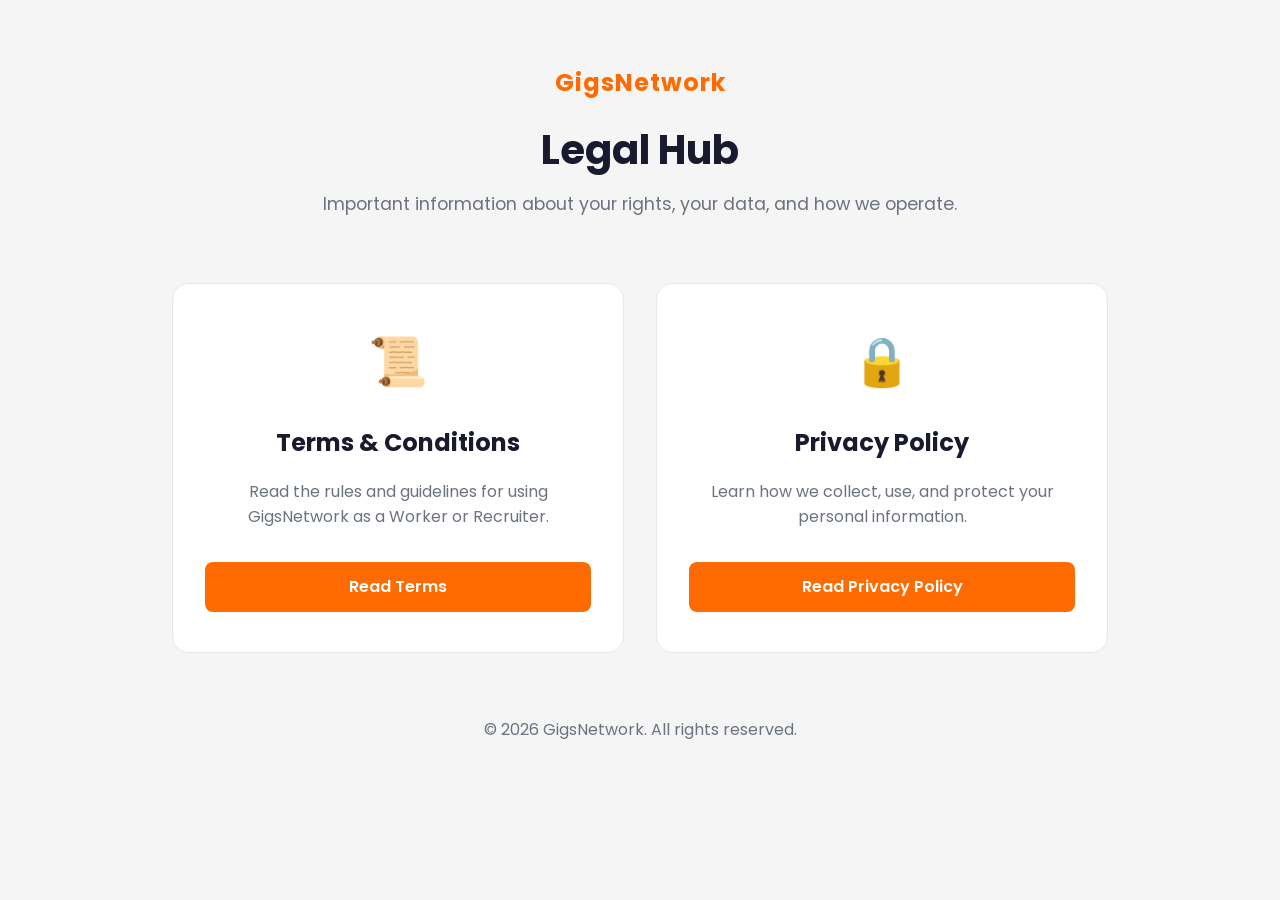
<file: index.html>
<!DOCTYPE html>
<html lang="en">
<head>
    <meta charset="UTF-8">
    <meta name="viewport" content="width=device-width, initial-scale=1.0">
    <title>GigsNetwork - Legal</title>
    <link rel="stylesheet" href="styles.css">
    <link href="https://fonts.googleapis.com/css2?family=Poppins:wght@400;500;600;700&display=swap" rel="stylesheet">
</head>
<body>
    <div class="container">
        <header>
            <div class="logo">GigsNetwork</div>
            <h1>Legal Hub</h1>
            <p>Important information about your rights, your data, and how we operate.</p>
        </header>

        <main>
            <div class="card-grid">
                <a href="terms.html" class="card">
                    <div class="icon">📜</div>
                    <h2>Terms & Conditions</h2>
                    <p>Read the rules and guidelines for using GigsNetwork as a Worker or Recruiter.</p>
                    <span class="btn">Read Terms</span>
                </a>

                <a href="privacy.html" class="card">
                    <div class="icon">🔒</div>
                    <h2>Privacy Policy</h2>
                    <p>Learn how we collect, use, and protect your personal information.</p>
                    <span class="btn">Read Privacy Policy</span>
                </a>
            </div>
        </main>

        <footer>
            <p>&copy; 2026 GigsNetwork. All rights reserved.</p>
        </footer>
    </div>
</body>
</html>
</file>
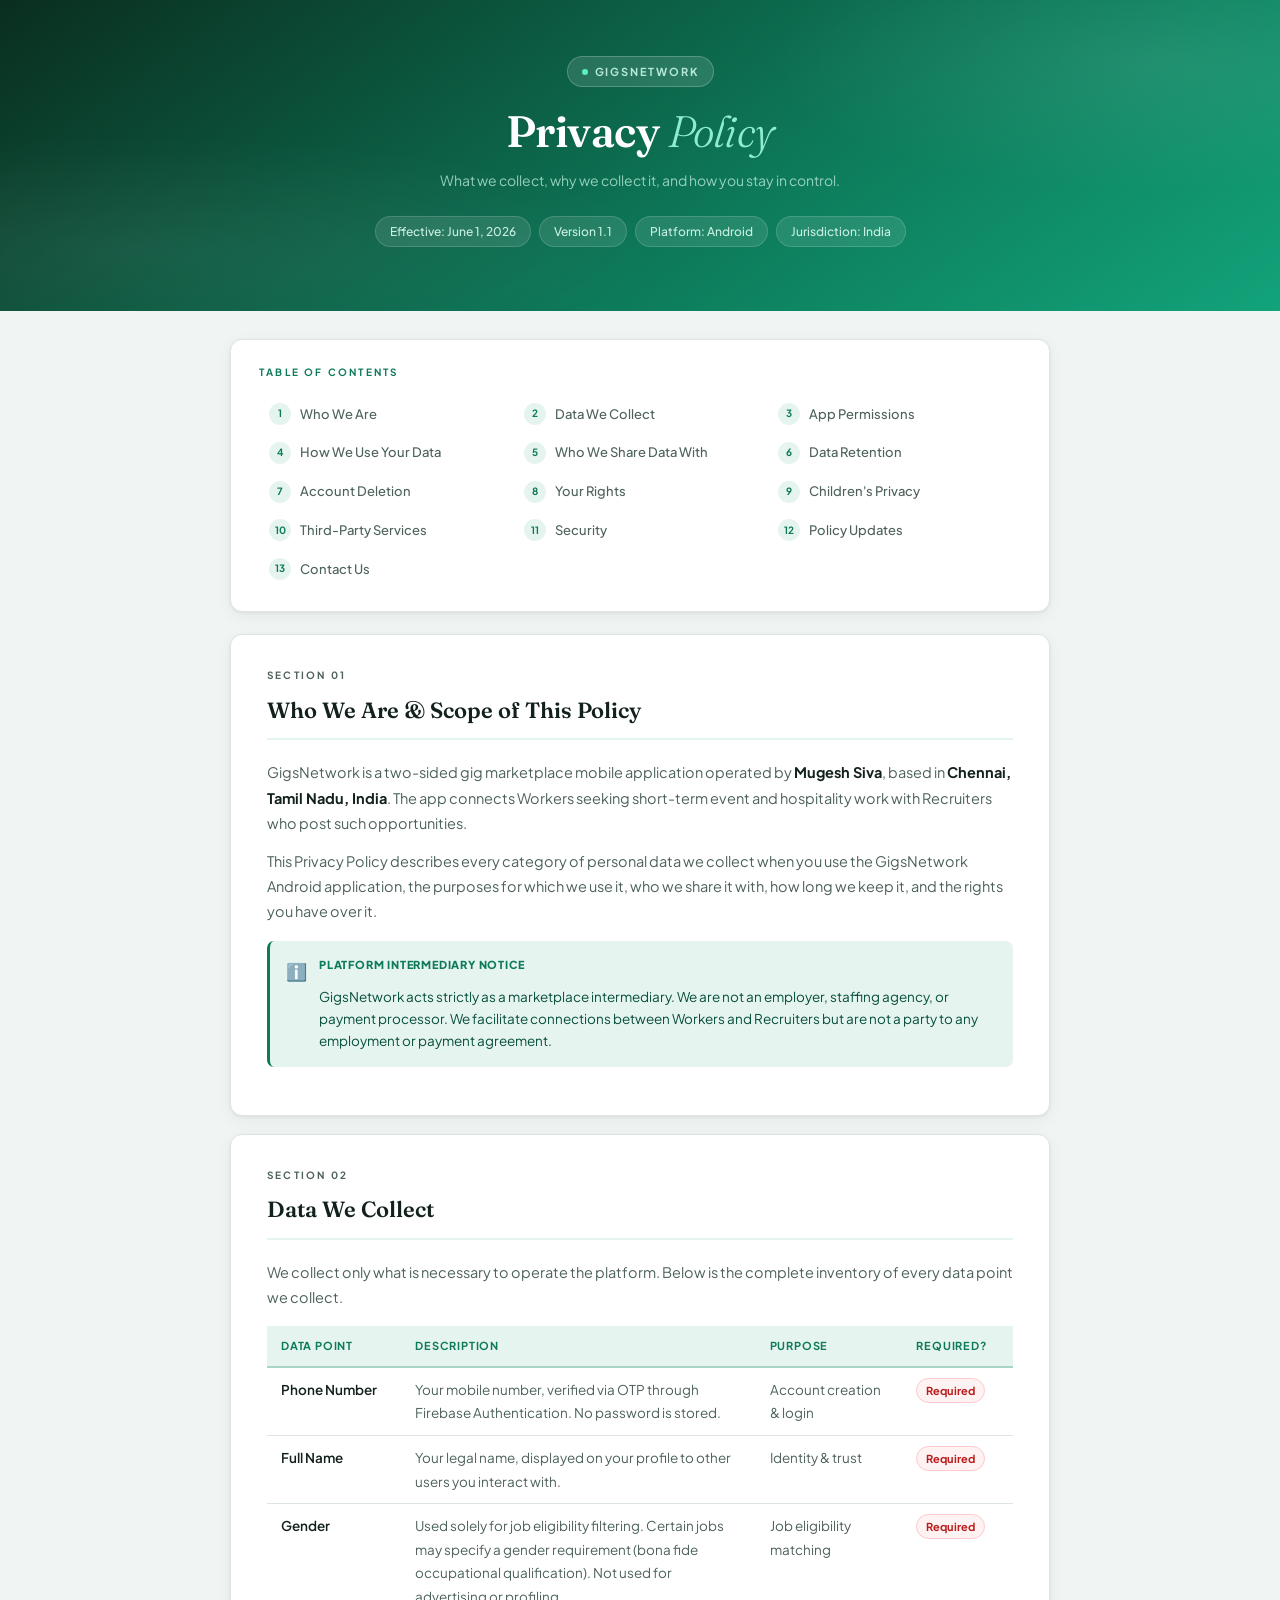
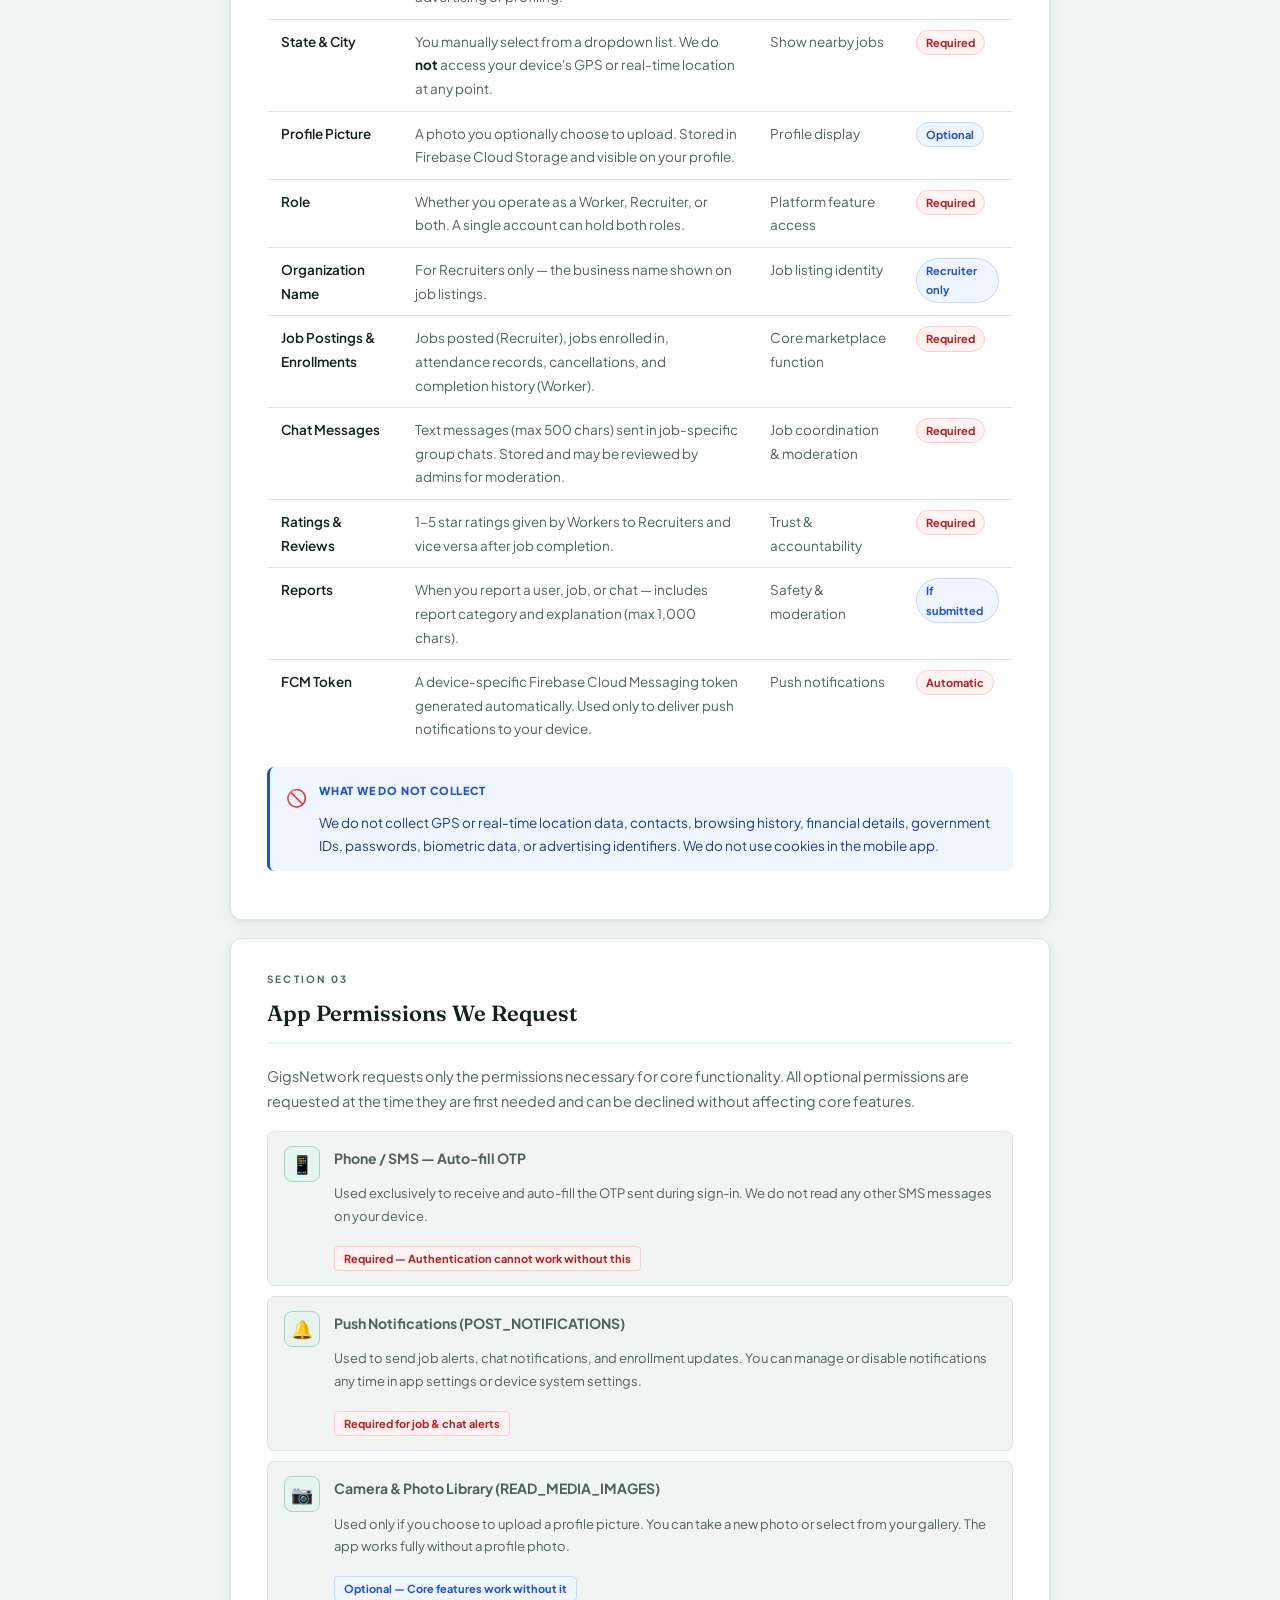
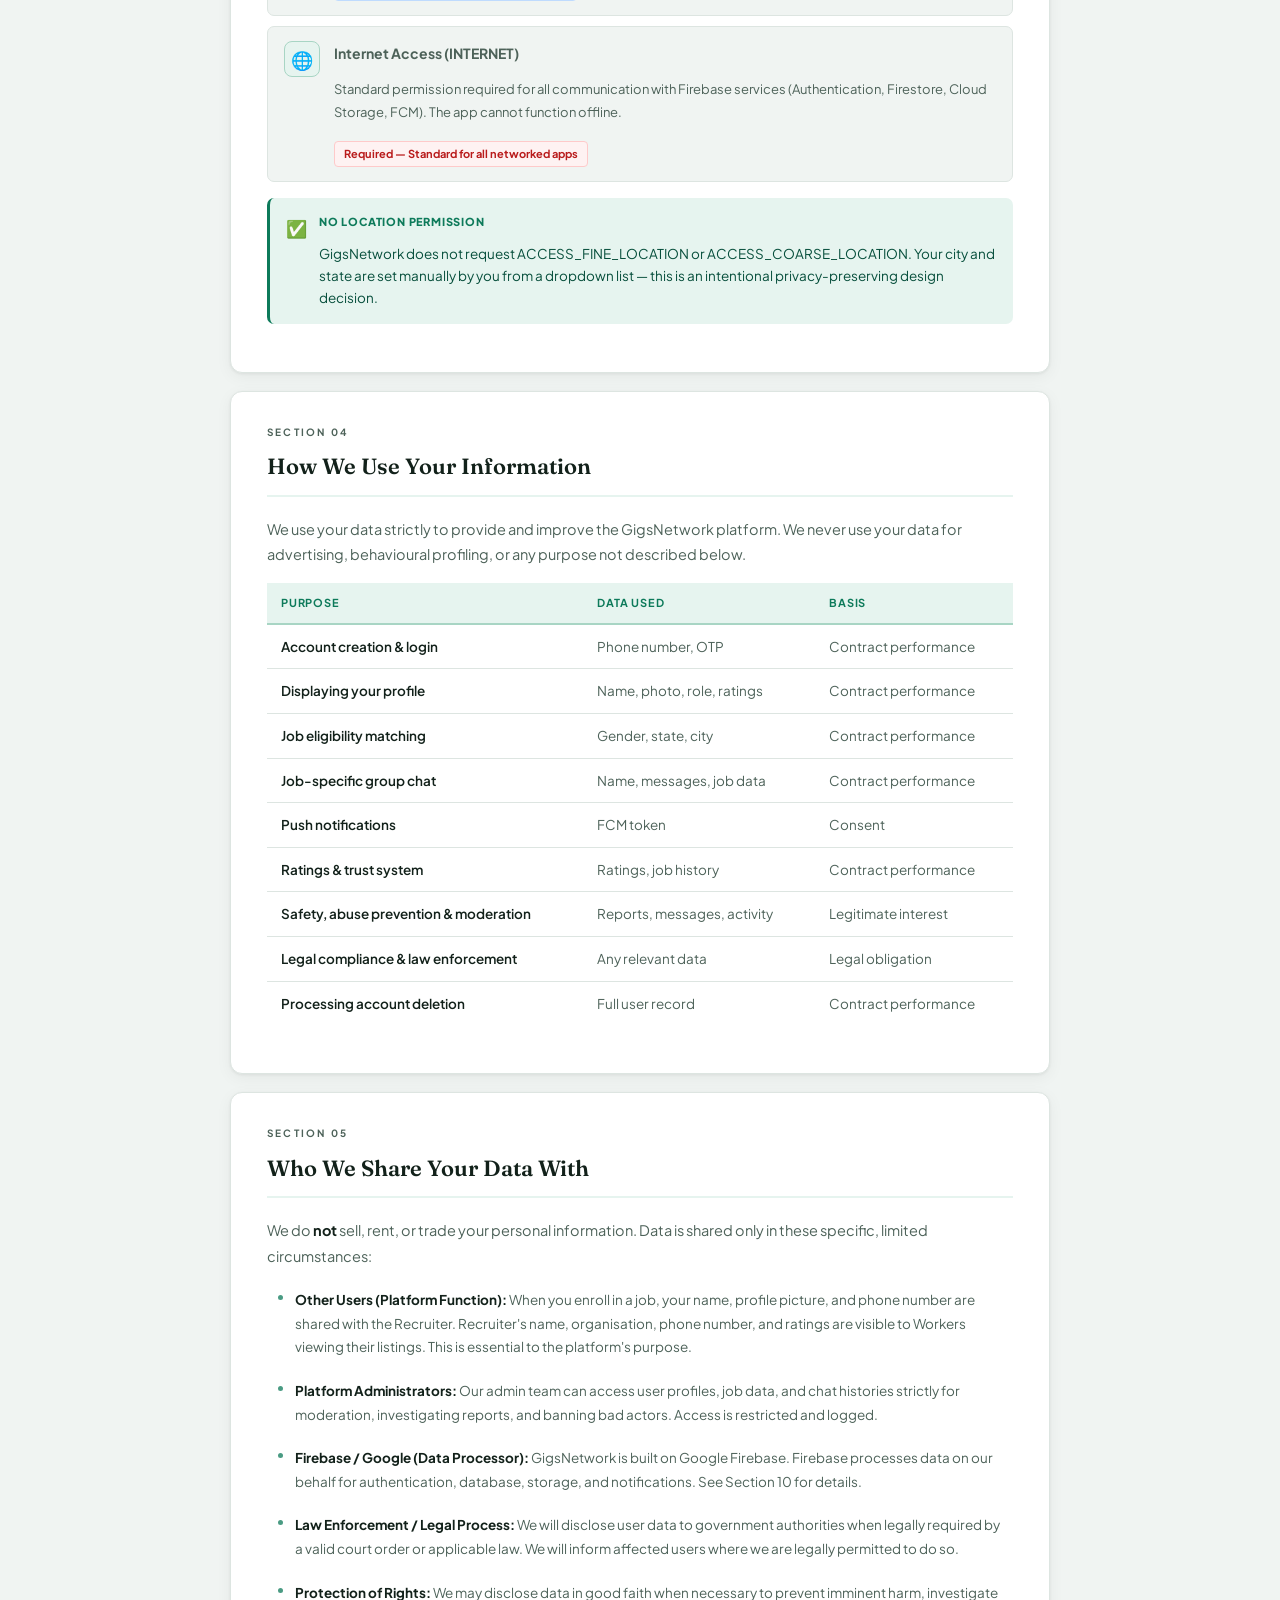
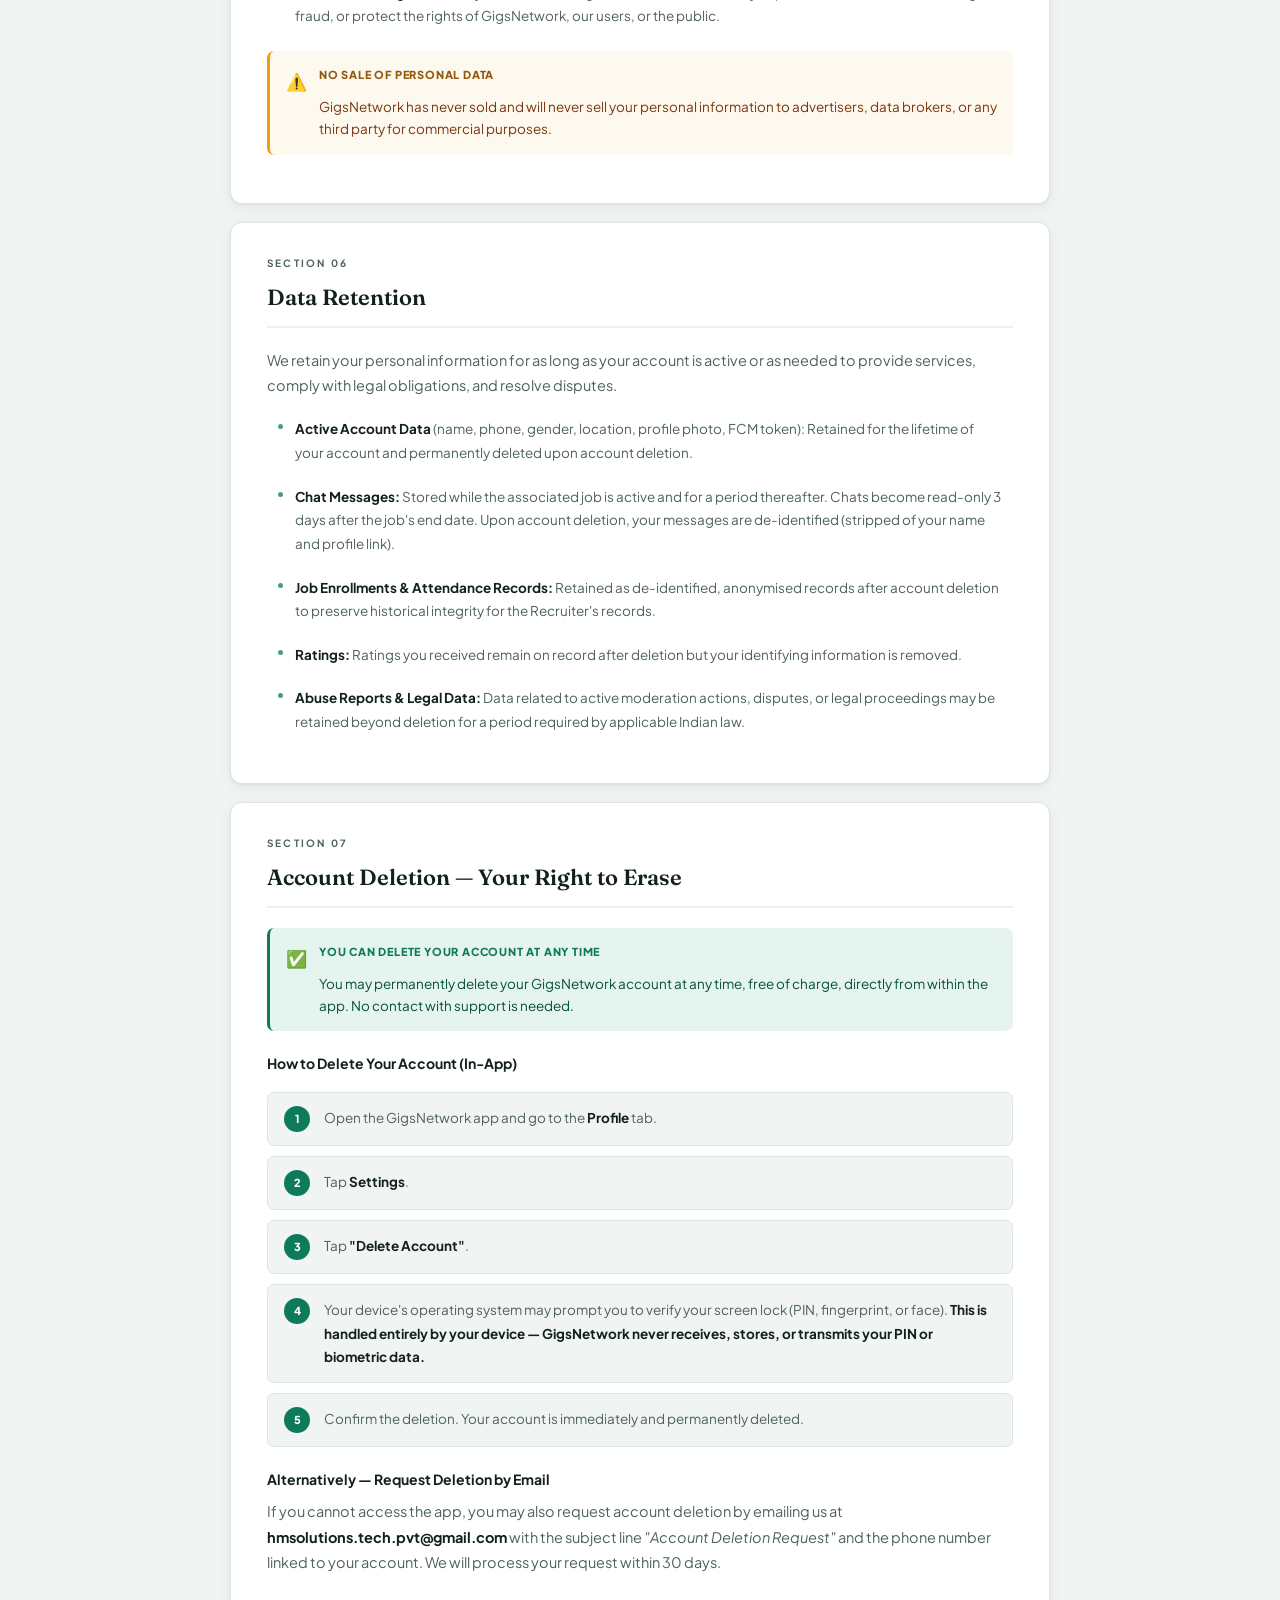
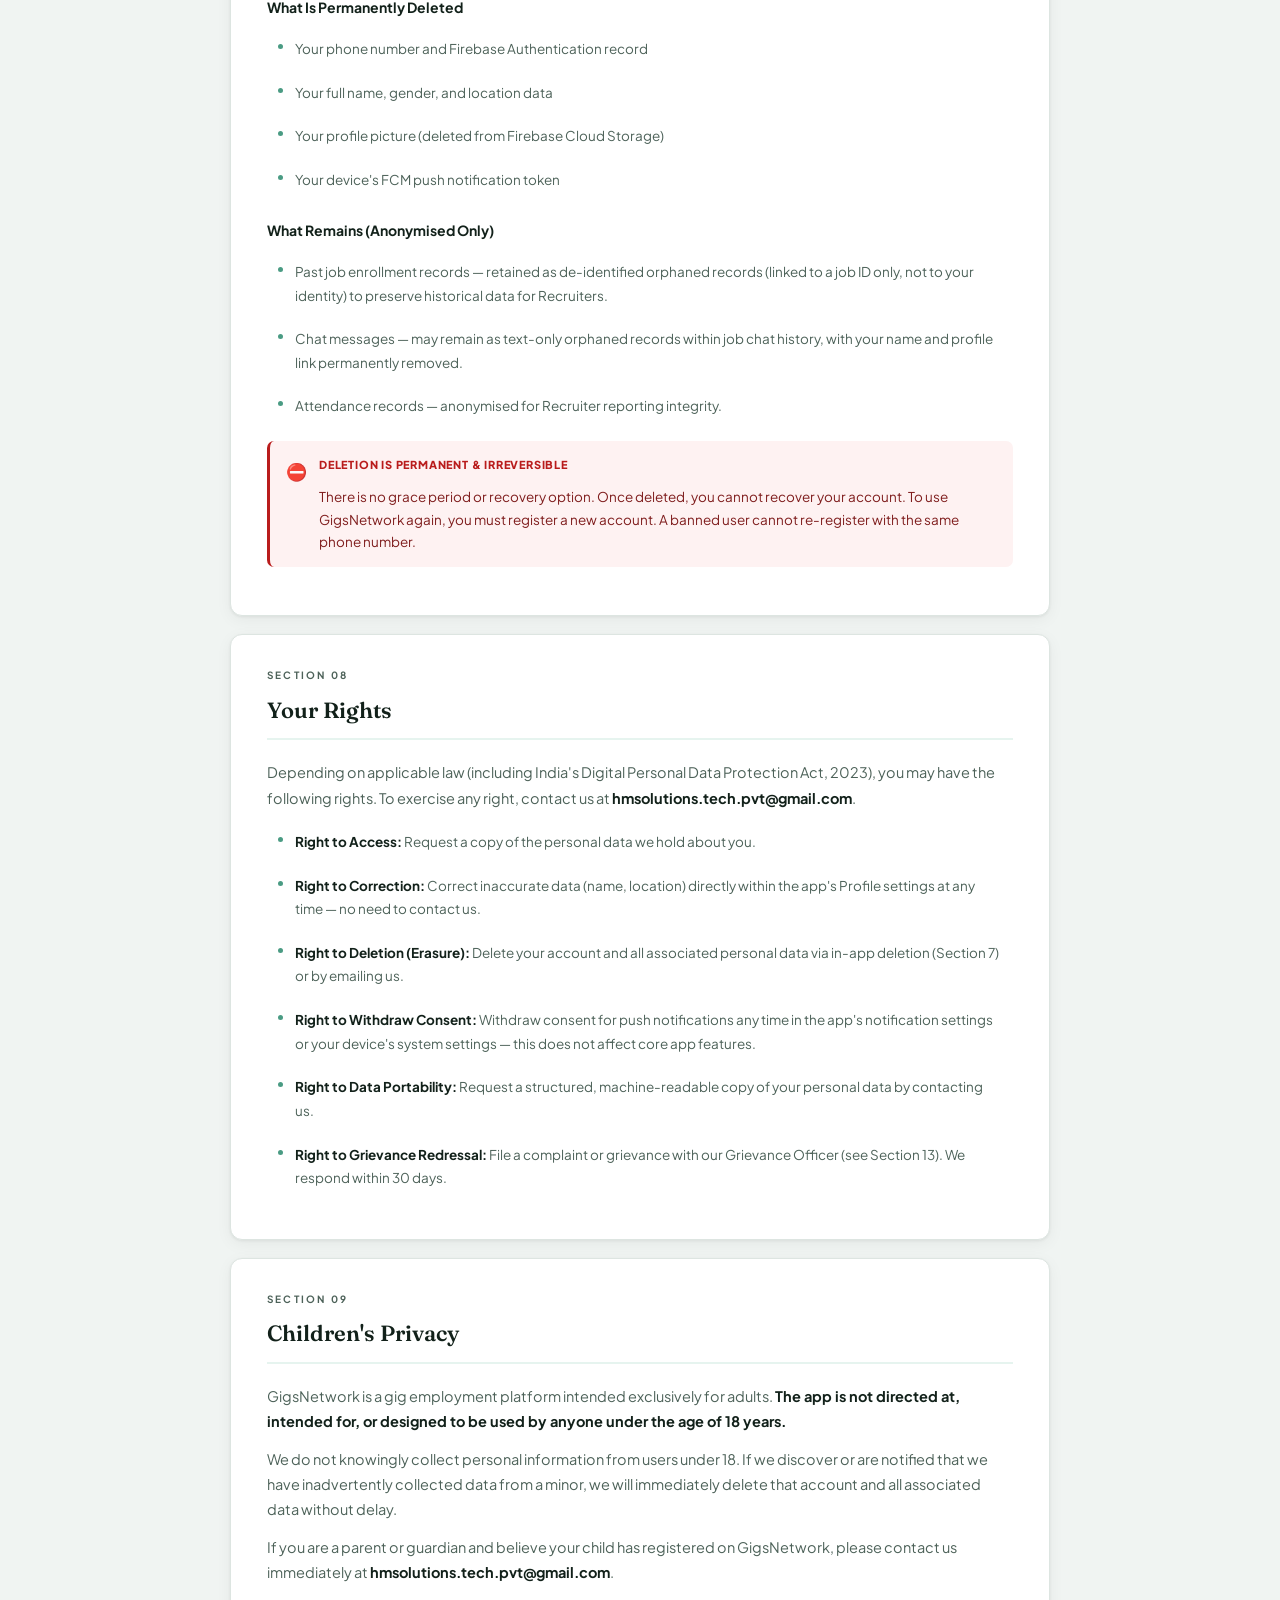
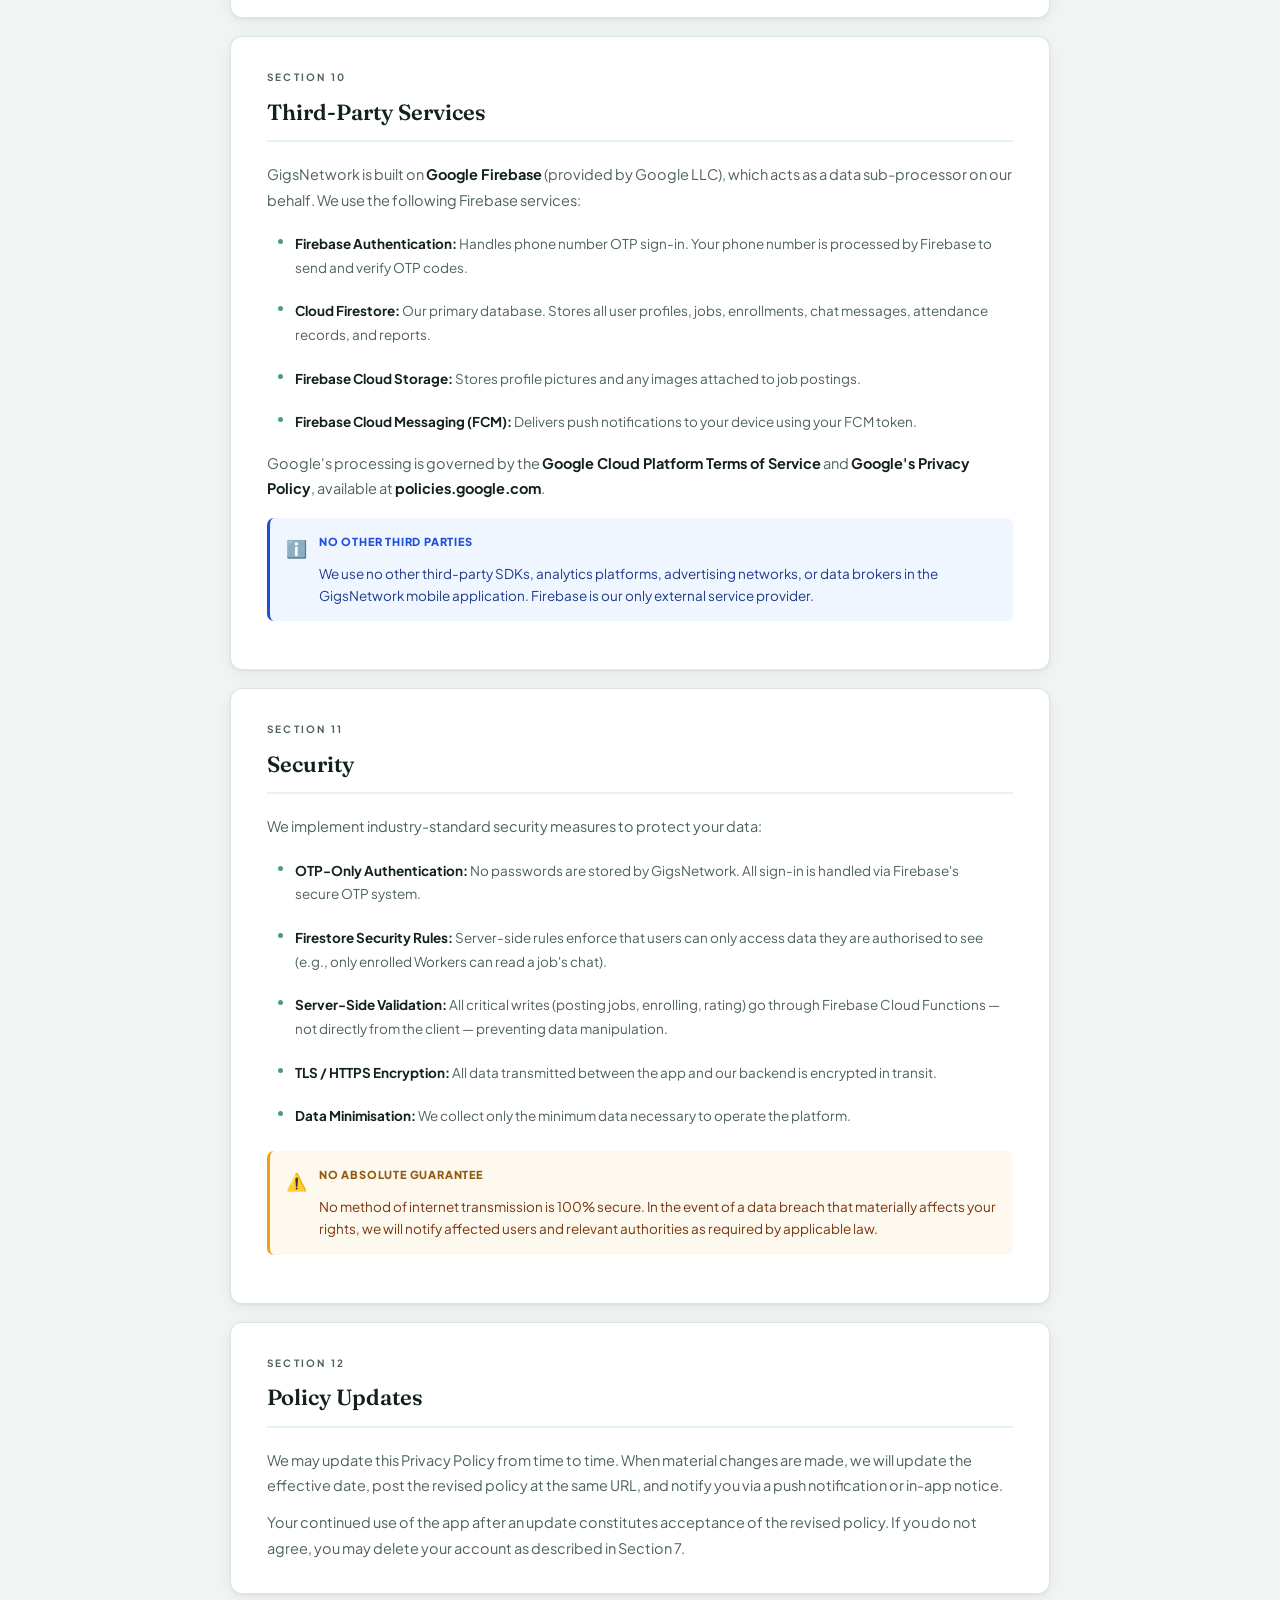
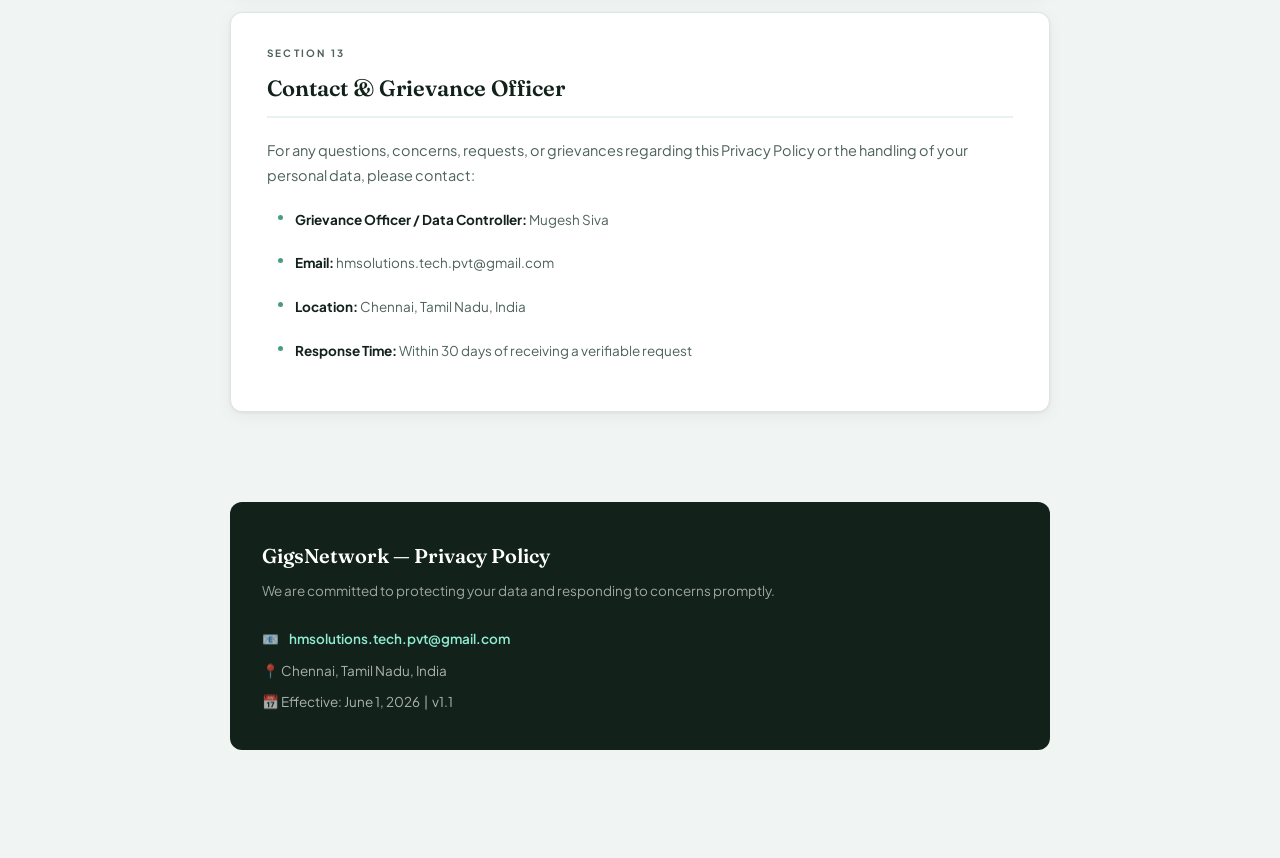
<file: privacy.html>
<!DOCTYPE html>
<html lang="en">
<head>
  <meta charset="UTF-8" />
  <meta name="viewport" content="width=device-width, initial-scale=1.0" />
  <title>Privacy Policy — GigsNetwork</title>
  <link rel="preconnect" href="https://fonts.googleapis.com" />
  <link href="https://fonts.googleapis.com/css2?family=Fraunces:ital,opsz,wght@0,9..144,300;0,9..144,600;1,9..144,300&family=Plus+Jakarta+Sans:wght@400;500;600;700&display=swap" rel="stylesheet" />
  <style>
    *, *::before, *::after { box-sizing: border-box; margin: 0; padding: 0; }
    :root {
      --bg:        #F0F4F2;
      --card:      #FFFFFF;
      --border:    #DDE5E1;
      --accent:    #0D7A5A;
      --accent-lt: #E6F4EF;
      --accent-bd: #A8D5C4;
      --text:      #12211A;
      --sub:       #4D6259;
      --muted:     #8FA39A;
      --warn:      #92580E;
      --warn-lt:   #FEF9EE;
      --warn-bd:   #F4CC7A;
      --danger:    #B91C1C;
      --danger-lt: #FEF2F2;
      --danger-bd: #FECACA;
      --info:      #1D4ED8;
      --info-lt:   #EFF6FF;
      --info-bd:   #BFDBFE;
      --r:         12px;
      --rs:        7px;
      --shadow:    0 1px 3px rgba(0,0,0,.06), 0 4px 16px rgba(0,0,0,.05);
    }
    html { scroll-behavior: smooth; }
    body {
      background: var(--bg);
      color: var(--text);
      font-family: 'Plus Jakarta Sans', sans-serif;
      font-size: 14.5px;
      line-height: 1.75;
      -webkit-font-smoothing: antialiased;
    }
    /* ── HERO ── */
    .hero {
      background: linear-gradient(145deg, #0a2e1f 0%, #0D7A5A 60%, #12A37A 100%);
      padding: 56px 24px 64px;
      text-align: center;
      position: relative; overflow: hidden;
    }
    .hero::after {
      content: '';
      position: absolute; inset: 0;
      background-image:
        radial-gradient(ellipse 70% 60% at 10% 80%, rgba(255,255,255,.06) 0%, transparent 60%),
        radial-gradient(ellipse 50% 70% at 90% 20%, rgba(255,255,255,.08) 0%, transparent 60%);
      pointer-events: none;
    }
    .hero-inner { position: relative; z-index: 1; max-width: 660px; margin: 0 auto; }
    .hero-badge {
      display: inline-flex; align-items: center; gap: 7px;
      background: rgba(255,255,255,.12);
      border: 1px solid rgba(255,255,255,.22);
      color: #B7E8D8; font-size: 11px; font-weight: 700;
      letter-spacing: 1.8px; text-transform: uppercase;
      padding: 5px 14px; border-radius: 100px;
      margin-bottom: 20px; backdrop-filter: blur(6px);
    }
    .hero-badge .dot { width: 6px; height: 6px; border-radius: 50%; background: #5EEEC2; animation: blink 2s ease-in-out infinite; }
    @keyframes blink { 0%,100% { opacity:1; } 50% { opacity:.3; } }
    .hero h1 {
      font-family: 'Fraunces', serif;
      font-size: clamp(28px, 5vw, 44px);
      font-weight: 600; color: #fff;
      letter-spacing: -.5px; line-height: 1.1;
      margin-bottom: 12px;
    }
    .hero h1 em { font-style: italic; font-weight: 300; color: #8FECD2; }
    .hero-sub { color: rgba(183,232,216,.8); font-size: 14px; margin-bottom: 24px; }
    .hero-chips { display: flex; flex-wrap: wrap; justify-content: center; gap: 8px; }
    .hero-chip {
      background: rgba(255,255,255,.1); border: 1px solid rgba(255,255,255,.15);
      color: #C8F0E2; font-size: 12px; font-weight: 500;
      padding: 4px 14px; border-radius: 100px;
    }
    /* ── WAVE ── */
    .wave { display: block; background: var(--hero-end, #12A37A); line-height: 0; }
    /* ── NAV ── */
    .doc-nav {
      display: flex; justify-content: center; gap: 10px;
      padding: 20px 20px 0; max-width: 860px; margin: 0 auto;
    }
    .doc-nav a {
      padding: 9px 22px; border-radius: 100px;
      font-size: 13px; font-weight: 600; text-decoration: none; transition: all .2s;
    }
    .doc-nav a.active { background: var(--accent); color: #fff; box-shadow: 0 4px 14px rgba(13,122,90,.35); }
    .doc-nav a.off { background: var(--card); color: var(--sub); border: 1px solid var(--border); }
    .doc-nav a.off:hover { background: var(--accent-lt); color: var(--accent); }
    /* ── WRAP ── */
    .wrap { max-width: 860px; margin: 0 auto; padding: 28px 20px 72px; }
    /* ── TOC ── */
    .toc {
      background: var(--card); border: 1px solid var(--border);
      border-radius: var(--r); box-shadow: var(--shadow);
      padding: 24px 28px; margin-bottom: 22px;
    }
    .toc-label { font-size: 10px; font-weight: 700; letter-spacing: 2.2px; text-transform: uppercase; color: var(--accent); margin-bottom: 14px; }
    .toc-grid { display: grid; grid-template-columns: repeat(auto-fill, minmax(190px, 1fr)); gap: 2px; }
    .toc-link {
      display: flex; align-items: center; gap: 9px;
      padding: 7px 10px; border-radius: var(--rs);
      text-decoration: none; color: var(--sub);
      font-size: 13px; font-weight: 500; transition: all .15s;
    }
    .toc-link:hover { background: var(--accent-lt); color: var(--accent); }
    .toc-n {
      min-width: 22px; height: 22px; border-radius: 50%;
      background: var(--accent-lt); color: var(--accent);
      font-size: 10px; font-weight: 700; flex-shrink: 0;
      display: flex; align-items: center; justify-content: center;
    }
    /* ── CARD ── */
    .card {
      background: var(--card); border: 1px solid var(--border);
      border-radius: var(--r); box-shadow: var(--shadow);
      padding: 32px 36px; margin-bottom: 18px;
      scroll-margin-top: 20px;
    }
    .card-eye { font-size: 10px; font-weight: 700; letter-spacing: 2.2px; text-transform: uppercase; color: var(--accent); margin-bottom: 5px; }
    .card h2 {
      font-family: 'Fraunces', serif;
      font-size: clamp(18px, 2.5vw, 22px);
      font-weight: 600; color: var(--text);
      border-bottom: 2px solid var(--accent-lt);
      padding-bottom: 14px; margin-bottom: 20px;
      line-height: 1.25;
    }
    .card h3 { font-size: 14px; font-weight: 700; color: var(--text); margin: 20px 0 8px; }
    .card p { color: var(--sub); margin-bottom: 12px; }
    .card p:last-child { margin-bottom: 0; }
    strong { color: var(--text); font-weight: 700; }
    /* ── DATA TABLE ── */
    .data-table { width: 100%; border-collapse: collapse; margin: 16px 0; font-size: 13.5px; }
    .data-table thead tr { background: var(--accent-lt); }
    .data-table th {
      padding: 10px 14px; text-align: left;
      font-size: 11px; font-weight: 700; letter-spacing: .8px;
      text-transform: uppercase; color: var(--accent);
      border-bottom: 2px solid var(--accent-bd);
    }
    .data-table td { padding: 10px 14px; border-bottom: 1px solid var(--border); color: var(--sub); vertical-align: top; }
    .data-table td:first-child { font-weight: 600; color: var(--text); }
    .data-table tr:last-child td { border-bottom: none; }
    .data-table tr:hover td { background: #FAFCFB; }
    .pill {
      display: inline-block; border-radius: 100px;
      padding: 2px 9px; font-size: 11px; font-weight: 700;
    }
    .pill-req { background: var(--danger-lt); color: var(--danger); border: 1px solid var(--danger-bd); }
    .pill-opt { background: var(--info-lt); color: var(--info); border: 1px solid var(--info-bd); }
    /* ── PERM LIST ── */
    .perm-list { display: flex; flex-direction: column; gap: 10px; margin: 16px 0; }
    .perm-row {
      display: flex; gap: 14px; align-items: flex-start;
      background: var(--bg); border: 1px solid var(--border);
      border-radius: var(--rs); padding: 14px 16px;
    }
    .perm-icon { font-size: 18px; width: 36px; height: 36px; min-width: 36px; display: flex; align-items: center; justify-content: center; background: var(--accent-lt); border-radius: 8px; border: 1px solid var(--accent-bd); }
    .perm-name { font-size: 14px; font-weight: 700; color: var(--text); margin-bottom: 3px; }
    .perm-text { font-size: 13px; color: var(--sub); }
    .perm-badge { display: inline-block; margin-top: 6px; font-size: 11px; font-weight: 700; padding: 2px 9px; border-radius: 4px; }
    .req-badge { background: var(--danger-lt); color: var(--danger); border: 1px solid var(--danger-bd); }
    .opt-badge { background: var(--info-lt); color: var(--info); border: 1px solid var(--info-bd); }
    /* ── ALERTS ── */
    .alert {
      display: flex; gap: 12px; align-items: flex-start;
      padding: 14px 16px; border-radius: var(--rs);
      margin: 16px 0; border-left: 3px solid;
    }
    .alert-icon { font-size: 17px; flex-shrink: 0; margin-top: 2px; }
    .alert-title { font-size: 11px; font-weight: 800; text-transform: uppercase; letter-spacing: .8px; margin-bottom: 4px; }
    .alert-body { font-size: 13.5px; line-height: 1.65; }
    .alert.info { background: var(--info-lt); border-color: var(--info); }
    .alert.info .alert-title { color: var(--info); }
    .alert.info .alert-body { color: #1E3A8A; }
    .alert.warn { background: var(--warn-lt); border-color: #F59E0B; }
    .alert.warn .alert-title { color: var(--warn); }
    .alert.warn .alert-body { color: #78350F; }
    .alert.accent { background: var(--accent-lt); border-color: var(--accent); }
    .alert.accent .alert-title { color: var(--accent); }
    .alert.accent .alert-body { color: #064E3B; }
    .alert.danger { background: var(--danger-lt); border-color: var(--danger); }
    .alert.danger .alert-title { color: var(--danger); }
    .alert.danger .alert-body { color: #7F1D1D; }
    /* ── STEPS ── */
    .steps { display: flex; flex-direction: column; gap: 10px; margin: 16px 0; }
    .step-item {
      display: flex; gap: 14px; align-items: flex-start;
      background: var(--bg); border: 1px solid var(--border);
      border-radius: var(--rs); padding: 13px 16px;
    }
    .step-n {
      min-width: 26px; height: 26px; border-radius: 50%;
      background: var(--accent); color: #fff;
      font-size: 11px; font-weight: 800; flex-shrink: 0;
      display: flex; align-items: center; justify-content: center;
    }
    .step-text { font-size: 13.5px; color: var(--sub); }
    .step-text strong { color: var(--text); }
    /* ── BULLET LIST ── */
    .blist { list-style: none; padding: 0; margin: 10px 0; display: flex; flex-direction: column; gap: 6px; }
    .blist li {
      padding: 7px 12px 7px 28px; position: relative;
      font-size: 13.5px; color: var(--sub); border-radius: 6px;
    }
    .blist li::before {
      content: ''; position: absolute; left: 11px; top: 14px;
      width: 5px; height: 5px; border-radius: 50%;
      background: var(--accent); opacity: .75;
    }
    .blist li:hover { background: var(--bg); }
    .blist li strong { color: var(--text); }
    /* ── FOOTER CARD ── */
    .footer-card {
      background: var(--text); border-radius: var(--r);
      padding: 36px 32px; display: flex;
      flex-wrap: wrap; gap: 24px; align-items: center;
      justify-content: space-between; margin-bottom: 36px;
    }
    .footer-card h3 { font-family: 'Fraunces', serif; font-size: 20px; font-weight: 600; color: #fff; margin-bottom: 6px; }
    .footer-card p { font-size: 13.5px; color: rgba(255,255,255,.6); margin: 0; }
    .contact-links { display: flex; flex-direction: column; gap: 8px; }
    .contact-row { display: flex; align-items: center; gap: 10px; font-size: 13.5px; color: rgba(255,255,255,.65); }
    .contact-row a { color: #8FECD2; text-decoration: none; font-weight: 600; }
    .contact-row a:hover { text-decoration: underline; }
    /* ── DIVIDER ── */
    .divider { height: 1px; background: var(--border); margin: 0; }
    /* ── RESPONSIVE ── */
    @media (max-width: 600px) {
      .card { padding: 22px 18px; }
      .hero { padding: 44px 16px 52px; }
      .toc-grid { grid-template-columns: 1fr 1fr; }
      .doc-nav { gap: 8px; }
      .doc-nav a { padding: 8px 14px; font-size: 12px; }
      .footer-card { padding: 24px 20px; }
    }
  </style>
</head>
<body>

<!-- HERO -->
<header class="hero">
  <div class="hero-inner">
    <div class="hero-badge"><span class="dot"></span> GigsNetwork</div>
    <h1>Privacy <em>Policy</em></h1>
    <p class="hero-sub">What we collect, why we collect it, and how you stay in control.</p>
    <div class="hero-chips">
      <span class="hero-chip">Effective: June 1, 2026</span>
      <span class="hero-chip">Version 1.1</span>
      <span class="hero-chip">Platform: Android</span>
      <span class="hero-chip">Jurisdiction: India</span>
    </div>
  </div>
</header>

<!-- DOC NAV -->

<main class="wrap">

  <!-- TOC -->
  <div class="toc">
    <p class="toc-label">Table of Contents</p>
    <div class="toc-grid">
      <a class="toc-link" href="#s1"><span class="toc-n">1</span>Who We Are</a>
      <a class="toc-link" href="#s2"><span class="toc-n">2</span>Data We Collect</a>
      <a class="toc-link" href="#s3"><span class="toc-n">3</span>App Permissions</a>
      <a class="toc-link" href="#s4"><span class="toc-n">4</span>How We Use Your Data</a>
      <a class="toc-link" href="#s5"><span class="toc-n">5</span>Who We Share Data With</a>
      <a class="toc-link" href="#s6"><span class="toc-n">6</span>Data Retention</a>
      <a class="toc-link" href="#s7"><span class="toc-n">7</span>Account Deletion</a>
      <a class="toc-link" href="#s8"><span class="toc-n">8</span>Your Rights</a>
      <a class="toc-link" href="#s9"><span class="toc-n">9</span>Children's Privacy</a>
      <a class="toc-link" href="#s10"><span class="toc-n">10</span>Third-Party Services</a>
      <a class="toc-link" href="#s11"><span class="toc-n">11</span>Security</a>
      <a class="toc-link" href="#s12"><span class="toc-n">12</span>Policy Updates</a>
      <a class="toc-link" href="#s13"><span class="toc-n">13</span>Contact Us</a>
    </div>
  </div>

  <!-- 1. WHO WE ARE -->
  <section class="card" id="s1">
    <p class="card-eye">Section 01</p>
    <h2>Who We Are &amp; Scope of This Policy</h2>
    <p>GigsNetwork is a two-sided gig marketplace mobile application operated by <strong>Mugesh Siva</strong>, based in <strong>Chennai, Tamil Nadu, India</strong>. The app connects Workers seeking short-term event and hospitality work with Recruiters who post such opportunities.</p>
    <p>This Privacy Policy describes every category of personal data we collect when you use the GigsNetwork Android application, the purposes for which we use it, who we share it with, how long we keep it, and the rights you have over it.</p>
    <div class="alert accent">
      <span class="alert-icon">ℹ️</span>
      <div>
        <p class="alert-title">Platform Intermediary Notice</p>
        <p class="alert-body">GigsNetwork acts strictly as a marketplace intermediary. We are not an employer, staffing agency, or payment processor. We facilitate connections between Workers and Recruiters but are not a party to any employment or payment agreement.</p>
      </div>
    </div>
  </section>

  <!-- 2. DATA WE COLLECT -->
  <section class="card" id="s2">
    <p class="card-eye">Section 02</p>
    <h2>Data We Collect</h2>
    <p>We collect only what is necessary to operate the platform. Below is the complete inventory of every data point we collect.</p>

    <table class="data-table">
      <thead>
        <tr>
          <th>Data Point</th>
          <th>Description</th>
          <th>Purpose</th>
          <th>Required?</th>
        </tr>
      </thead>
      <tbody>
        <tr>
          <td>Phone Number</td>
          <td>Your mobile number, verified via OTP through Firebase Authentication. No password is stored.</td>
          <td>Account creation &amp; login</td>
          <td><span class="pill pill-req">Required</span></td>
        </tr>
        <tr>
          <td>Full Name</td>
          <td>Your legal name, displayed on your profile to other users you interact with.</td>
          <td>Identity &amp; trust</td>
          <td><span class="pill pill-req">Required</span></td>
        </tr>
        <tr>
          <td>Gender</td>
          <td>Used solely for job eligibility filtering. Certain jobs may specify a gender requirement (bona fide occupational qualification). Not used for advertising or profiling.</td>
          <td>Job eligibility matching</td>
          <td><span class="pill pill-req">Required</span></td>
        </tr>
        <tr>
          <td>State &amp; City</td>
          <td>You manually select from a dropdown list. We do <strong>not</strong> access your device's GPS or real-time location at any point.</td>
          <td>Show nearby jobs</td>
          <td><span class="pill pill-req">Required</span></td>
        </tr>
        <tr>
          <td>Profile Picture</td>
          <td>A photo you optionally choose to upload. Stored in Firebase Cloud Storage and visible on your profile.</td>
          <td>Profile display</td>
          <td><span class="pill pill-opt">Optional</span></td>
        </tr>
        <tr>
          <td>Role</td>
          <td>Whether you operate as a Worker, Recruiter, or both. A single account can hold both roles.</td>
          <td>Platform feature access</td>
          <td><span class="pill pill-req">Required</span></td>
        </tr>
        <tr>
          <td>Organization Name</td>
          <td>For Recruiters only — the business name shown on job listings.</td>
          <td>Job listing identity</td>
          <td><span class="pill pill-opt">Recruiter only</span></td>
        </tr>
        <tr>
          <td>Job Postings &amp; Enrollments</td>
          <td>Jobs posted (Recruiter), jobs enrolled in, attendance records, cancellations, and completion history (Worker).</td>
          <td>Core marketplace function</td>
          <td><span class="pill pill-req">Required</span></td>
        </tr>
        <tr>
          <td>Chat Messages</td>
          <td>Text messages (max 500 chars) sent in job-specific group chats. Stored and may be reviewed by admins for moderation.</td>
          <td>Job coordination &amp; moderation</td>
          <td><span class="pill pill-req">Required</span></td>
        </tr>
        <tr>
          <td>Ratings &amp; Reviews</td>
          <td>1–5 star ratings given by Workers to Recruiters and vice versa after job completion.</td>
          <td>Trust &amp; accountability</td>
          <td><span class="pill pill-req">Required</span></td>
        </tr>
        <tr>
          <td>Reports</td>
          <td>When you report a user, job, or chat — includes report category and explanation (max 1,000 chars).</td>
          <td>Safety &amp; moderation</td>
          <td><span class="pill pill-opt">If submitted</span></td>
        </tr>
        <tr>
          <td>FCM Token</td>
          <td>A device-specific Firebase Cloud Messaging token generated automatically. Used only to deliver push notifications to your device.</td>
          <td>Push notifications</td>
          <td><span class="pill pill-req">Automatic</span></td>
        </tr>
      </tbody>
    </table>

    <div class="alert info">
      <span class="alert-icon">🚫</span>
      <div>
        <p class="alert-title">What We Do NOT Collect</p>
        <p class="alert-body">We do not collect GPS or real-time location data, contacts, browsing history, financial details, government IDs, passwords, biometric data, or advertising identifiers. We do not use cookies in the mobile app.</p>
      </div>
    </div>
  </section>

  <!-- 3. APP PERMISSIONS -->
  <section class="card" id="s3">
    <p class="card-eye">Section 03</p>
    <h2>App Permissions We Request</h2>
    <p>GigsNetwork requests only the permissions necessary for core functionality. All optional permissions are requested at the time they are first needed and can be declined without affecting core features.</p>

    <div class="perm-list">
      <div class="perm-row">
        <div class="perm-icon">📱</div>
        <div>
          <p class="perm-name">Phone / SMS — Auto-fill OTP</p>
          <p class="perm-text">Used exclusively to receive and auto-fill the OTP sent during sign-in. We do not read any other SMS messages on your device.</p>
          <span class="perm-badge req-badge">Required — Authentication cannot work without this</span>
        </div>
      </div>
      <div class="perm-row">
        <div class="perm-icon">🔔</div>
        <div>
          <p class="perm-name">Push Notifications (POST_NOTIFICATIONS)</p>
          <p class="perm-text">Used to send job alerts, chat notifications, and enrollment updates. You can manage or disable notifications any time in app settings or device system settings.</p>
          <span class="perm-badge req-badge">Required for job &amp; chat alerts</span>
        </div>
      </div>
      <div class="perm-row">
        <div class="perm-icon">📷</div>
        <div>
          <p class="perm-name">Camera &amp; Photo Library (READ_MEDIA_IMAGES)</p>
          <p class="perm-text">Used only if you choose to upload a profile picture. You can take a new photo or select from your gallery. The app works fully without a profile photo.</p>
          <span class="perm-badge opt-badge">Optional — Core features work without it</span>
        </div>
      </div>
      <div class="perm-row">
        <div class="perm-icon">🌐</div>
        <div>
          <p class="perm-name">Internet Access (INTERNET)</p>
          <p class="perm-text">Standard permission required for all communication with Firebase services (Authentication, Firestore, Cloud Storage, FCM). The app cannot function offline.</p>
          <span class="perm-badge req-badge">Required — Standard for all networked apps</span>
        </div>
      </div>
    </div>

    <div class="alert accent">
      <span class="alert-icon">✅</span>
      <div>
        <p class="alert-title">No Location Permission</p>
        <p class="alert-body">GigsNetwork does not request ACCESS_FINE_LOCATION or ACCESS_COARSE_LOCATION. Your city and state are set manually by you from a dropdown list — this is an intentional privacy-preserving design decision.</p>
      </div>
    </div>
  </section>

  <!-- 4. HOW WE USE DATA -->
  <section class="card" id="s4">
    <p class="card-eye">Section 04</p>
    <h2>How We Use Your Information</h2>
    <p>We use your data strictly to provide and improve the GigsNetwork platform. We never use your data for advertising, behavioural profiling, or any purpose not described below.</p>

    <table class="data-table">
      <thead>
        <tr><th>Purpose</th><th>Data Used</th><th>Basis</th></tr>
      </thead>
      <tbody>
        <tr><td>Account creation &amp; login</td><td>Phone number, OTP</td><td>Contract performance</td></tr>
        <tr><td>Displaying your profile</td><td>Name, photo, role, ratings</td><td>Contract performance</td></tr>
        <tr><td>Job eligibility matching</td><td>Gender, state, city</td><td>Contract performance</td></tr>
        <tr><td>Job-specific group chat</td><td>Name, messages, job data</td><td>Contract performance</td></tr>
        <tr><td>Push notifications</td><td>FCM token</td><td>Consent</td></tr>
        <tr><td>Ratings &amp; trust system</td><td>Ratings, job history</td><td>Contract performance</td></tr>
        <tr><td>Safety, abuse prevention &amp; moderation</td><td>Reports, messages, activity</td><td>Legitimate interest</td></tr>
        <tr><td>Legal compliance &amp; law enforcement</td><td>Any relevant data</td><td>Legal obligation</td></tr>
        <tr><td>Processing account deletion</td><td>Full user record</td><td>Contract performance</td></tr>
      </tbody>
    </table>
  </section>

  <!-- 5. SHARING -->
  <section class="card" id="s5">
    <p class="card-eye">Section 05</p>
    <h2>Who We Share Your Data With</h2>
    <p>We do <strong>not</strong> sell, rent, or trade your personal information. Data is shared only in these specific, limited circumstances:</p>

    <ul class="blist">
      <li><strong>Other Users (Platform Function):</strong> When you enroll in a job, your name, profile picture, and phone number are shared with the Recruiter. Recruiter's name, organisation, phone number, and ratings are visible to Workers viewing their listings. This is essential to the platform's purpose.</li>
      <li><strong>Platform Administrators:</strong> Our admin team can access user profiles, job data, and chat histories strictly for moderation, investigating reports, and banning bad actors. Access is restricted and logged.</li>
      <li><strong>Firebase / Google (Data Processor):</strong> GigsNetwork is built on Google Firebase. Firebase processes data on our behalf for authentication, database, storage, and notifications. See Section 10 for details.</li>
      <li><strong>Law Enforcement / Legal Process:</strong> We will disclose user data to government authorities when legally required by a valid court order or applicable law. We will inform affected users where we are legally permitted to do so.</li>
      <li><strong>Protection of Rights:</strong> We may disclose data in good faith when necessary to prevent imminent harm, investigate fraud, or protect the rights of GigsNetwork, our users, or the public.</li>
    </ul>

    <div class="alert warn">
      <span class="alert-icon">⚠️</span>
      <div>
        <p class="alert-title">No Sale of Personal Data</p>
        <p class="alert-body">GigsNetwork has never sold and will never sell your personal information to advertisers, data brokers, or any third party for commercial purposes.</p>
      </div>
    </div>
  </section>

  <!-- 6. DATA RETENTION -->
  <section class="card" id="s6">
    <p class="card-eye">Section 06</p>
    <h2>Data Retention</h2>
    <p>We retain your personal information for as long as your account is active or as needed to provide services, comply with legal obligations, and resolve disputes.</p>

    <ul class="blist">
      <li><strong>Active Account Data</strong> (name, phone, gender, location, profile photo, FCM token): Retained for the lifetime of your account and permanently deleted upon account deletion.</li>
      <li><strong>Chat Messages:</strong> Stored while the associated job is active and for a period thereafter. Chats become read-only 3 days after the job's end date. Upon account deletion, your messages are de-identified (stripped of your name and profile link).</li>
      <li><strong>Job Enrollments &amp; Attendance Records:</strong> Retained as de-identified, anonymised records after account deletion to preserve historical integrity for the Recruiter's records.</li>
      <li><strong>Ratings:</strong> Ratings you received remain on record after deletion but your identifying information is removed.</li>
      <li><strong>Abuse Reports &amp; Legal Data:</strong> Data related to active moderation actions, disputes, or legal proceedings may be retained beyond deletion for a period required by applicable Indian law.</li>
    </ul>
  </section>

  <!-- 7. ACCOUNT DELETION -->
  <section class="card" id="s7">
    <p class="card-eye">Section 07</p>
    <h2>Account Deletion — Your Right to Erase</h2>

    <div class="alert accent">
      <span class="alert-icon">✅</span>
      <div>
        <p class="alert-title">You Can Delete Your Account At Any Time</p>
        <p class="alert-body">You may permanently delete your GigsNetwork account at any time, free of charge, directly from within the app. No contact with support is needed.</p>
      </div>
    </div>

    <h3>How to Delete Your Account (In-App)</h3>
    <div class="steps">
      <div class="step-item"><div class="step-n">1</div><p class="step-text">Open the GigsNetwork app and go to the <strong>Profile</strong> tab.</p></div>
      <div class="step-item"><div class="step-n">2</div><p class="step-text">Tap <strong>Settings</strong>.</p></div>
      <div class="step-item"><div class="step-n">3</div><p class="step-text">Tap <strong>"Delete Account"</strong>.</p></div>
      <div class="step-item"><div class="step-n">4</div><p class="step-text">Your device's operating system may prompt you to verify your screen lock (PIN, fingerprint, or face). <strong>This is handled entirely by your device — GigsNetwork never receives, stores, or transmits your PIN or biometric data.</strong></p></div>
      <div class="step-item"><div class="step-n">5</div><p class="step-text">Confirm the deletion. Your account is immediately and permanently deleted.</p></div>
    </div>

    <h3>Alternatively — Request Deletion by Email</h3>
    <p>If you cannot access the app, you may also request account deletion by emailing us at <strong>hmsolutions.tech.pvt@gmail.com</strong> with the subject line <em>"Account Deletion Request"</em> and the phone number linked to your account. We will process your request within 30 days.</p>

    <h3>What Is Permanently Deleted</h3>
    <ul class="blist">
      <li>Your phone number and Firebase Authentication record</li>
      <li>Your full name, gender, and location data</li>
      <li>Your profile picture (deleted from Firebase Cloud Storage)</li>
      <li>Your device's FCM push notification token</li>
    </ul>

    <h3>What Remains (Anonymised Only)</h3>
    <ul class="blist">
      <li>Past job enrollment records — retained as de-identified orphaned records (linked to a job ID only, not to your identity) to preserve historical data for Recruiters.</li>
      <li>Chat messages — may remain as text-only orphaned records within job chat history, with your name and profile link permanently removed.</li>
      <li>Attendance records — anonymised for Recruiter reporting integrity.</li>
    </ul>

    <div class="alert danger">
      <span class="alert-icon">⛔</span>
      <div>
        <p class="alert-title">Deletion is Permanent &amp; Irreversible</p>
        <p class="alert-body">There is no grace period or recovery option. Once deleted, you cannot recover your account. To use GigsNetwork again, you must register a new account. A banned user cannot re-register with the same phone number.</p>
      </div>
    </div>
  </section>

  <!-- 8. YOUR RIGHTS -->
  <section class="card" id="s8">
    <p class="card-eye">Section 08</p>
    <h2>Your Rights</h2>
    <p>Depending on applicable law (including India's Digital Personal Data Protection Act, 2023), you may have the following rights. To exercise any right, contact us at <strong>hmsolutions.tech.pvt@gmail.com</strong>.</p>

    <ul class="blist">
      <li><strong>Right to Access:</strong> Request a copy of the personal data we hold about you.</li>
      <li><strong>Right to Correction:</strong> Correct inaccurate data (name, location) directly within the app's Profile settings at any time — no need to contact us.</li>
      <li><strong>Right to Deletion (Erasure):</strong> Delete your account and all associated personal data via in-app deletion (Section 7) or by emailing us.</li>
      <li><strong>Right to Withdraw Consent:</strong> Withdraw consent for push notifications any time in the app's notification settings or your device's system settings — this does not affect core app features.</li>
      <li><strong>Right to Data Portability:</strong> Request a structured, machine-readable copy of your personal data by contacting us.</li>
      <li><strong>Right to Grievance Redressal:</strong> File a complaint or grievance with our Grievance Officer (see Section 13). We respond within 30 days.</li>
    </ul>
  </section>

  <!-- 9. CHILDREN -->
  <section class="card" id="s9">
    <p class="card-eye">Section 09</p>
    <h2>Children's Privacy</h2>
    <p>GigsNetwork is a gig employment platform intended exclusively for adults. <strong>The app is not directed at, intended for, or designed to be used by anyone under the age of 18 years.</strong></p>
    <p>We do not knowingly collect personal information from users under 18. If we discover or are notified that we have inadvertently collected data from a minor, we will immediately delete that account and all associated data without delay.</p>
    <p>If you are a parent or guardian and believe your child has registered on GigsNetwork, please contact us immediately at <strong>hmsolutions.tech.pvt@gmail.com</strong>.</p>
  </section>

  <!-- 10. THIRD PARTIES -->
  <section class="card" id="s10">
    <p class="card-eye">Section 10</p>
    <h2>Third-Party Services</h2>
    <p>GigsNetwork is built on <strong>Google Firebase</strong> (provided by Google LLC), which acts as a data sub-processor on our behalf. We use the following Firebase services:</p>

    <ul class="blist">
      <li><strong>Firebase Authentication:</strong> Handles phone number OTP sign-in. Your phone number is processed by Firebase to send and verify OTP codes.</li>
      <li><strong>Cloud Firestore:</strong> Our primary database. Stores all user profiles, jobs, enrollments, chat messages, attendance records, and reports.</li>
      <li><strong>Firebase Cloud Storage:</strong> Stores profile pictures and any images attached to job postings.</li>
      <li><strong>Firebase Cloud Messaging (FCM):</strong> Delivers push notifications to your device using your FCM token.</li>
    </ul>

    <p>Google's processing is governed by the <strong>Google Cloud Platform Terms of Service</strong> and <strong>Google's Privacy Policy</strong>, available at <strong>policies.google.com</strong>.</p>

    <div class="alert info">
      <span class="alert-icon">ℹ️</span>
      <div>
        <p class="alert-title">No Other Third Parties</p>
        <p class="alert-body">We use no other third-party SDKs, analytics platforms, advertising networks, or data brokers in the GigsNetwork mobile application. Firebase is our only external service provider.</p>
      </div>
    </div>
  </section>

  <!-- 11. SECURITY -->
  <section class="card" id="s11">
    <p class="card-eye">Section 11</p>
    <h2>Security</h2>
    <p>We implement industry-standard security measures to protect your data:</p>
    <ul class="blist">
      <li><strong>OTP-Only Authentication:</strong> No passwords are stored by GigsNetwork. All sign-in is handled via Firebase's secure OTP system.</li>
      <li><strong>Firestore Security Rules:</strong> Server-side rules enforce that users can only access data they are authorised to see (e.g., only enrolled Workers can read a job's chat).</li>
      <li><strong>Server-Side Validation:</strong> All critical writes (posting jobs, enrolling, rating) go through Firebase Cloud Functions — not directly from the client — preventing data manipulation.</li>
      <li><strong>TLS / HTTPS Encryption:</strong> All data transmitted between the app and our backend is encrypted in transit.</li>
      <li><strong>Data Minimisation:</strong> We collect only the minimum data necessary to operate the platform.</li>
    </ul>
    <div class="alert warn">
      <span class="alert-icon">⚠️</span>
      <div>
        <p class="alert-title">No Absolute Guarantee</p>
        <p class="alert-body">No method of internet transmission is 100% secure. In the event of a data breach that materially affects your rights, we will notify affected users and relevant authorities as required by applicable law.</p>
      </div>
    </div>
  </section>

  <!-- 12. UPDATES -->
  <section class="card" id="s12">
    <p class="card-eye">Section 12</p>
    <h2>Policy Updates</h2>
    <p>We may update this Privacy Policy from time to time. When material changes are made, we will update the effective date, post the revised policy at the same URL, and notify you via a push notification or in-app notice.</p>
    <p>Your continued use of the app after an update constitutes acceptance of the revised policy. If you do not agree, you may delete your account as described in Section 7.</p>
  </section>

  <!-- 13. CONTACT -->
  <section class="card" id="s13">
    <p class="card-eye">Section 13</p>
    <h2>Contact &amp; Grievance Officer</h2>
    <p>For any questions, concerns, requests, or grievances regarding this Privacy Policy or the handling of your personal data, please contact:</p>
    <ul class="blist">
      <li><strong>Grievance Officer / Data Controller:</strong> Mugesh Siva</li>
      <li><strong>Email:</strong> hmsolutions.tech.pvt@gmail.com</li>
      <li><strong>Location:</strong> Chennai, Tamil Nadu, India</li>
      <li><strong>Response Time:</strong> Within 30 days of receiving a verifiable request</li>
    </ul>
  </section>

</main>

<!-- FOOTER -->
<div class="wrap" style="padding-top:0;">
  <div class="footer-card">
    <div>
      <h3>GigsNetwork — Privacy Policy</h3>
      <p>We are committed to protecting your data and responding to concerns promptly.</p>
    </div>
    <div class="contact-links">
      <div class="contact-row">📧 <a href="mailto:hmsolutions.tech.pvt@gmail.com">hmsolutions.tech.pvt@gmail.com</a></div>
      <div class="contact-row">📍 Chennai, Tamil Nadu, India</div>
      <div class="contact-row">📅 Effective: June 1, 2026 &nbsp;|&nbsp; v1.1</div>
    </div>
  </div>
</div>

</body>
</html>
</file>
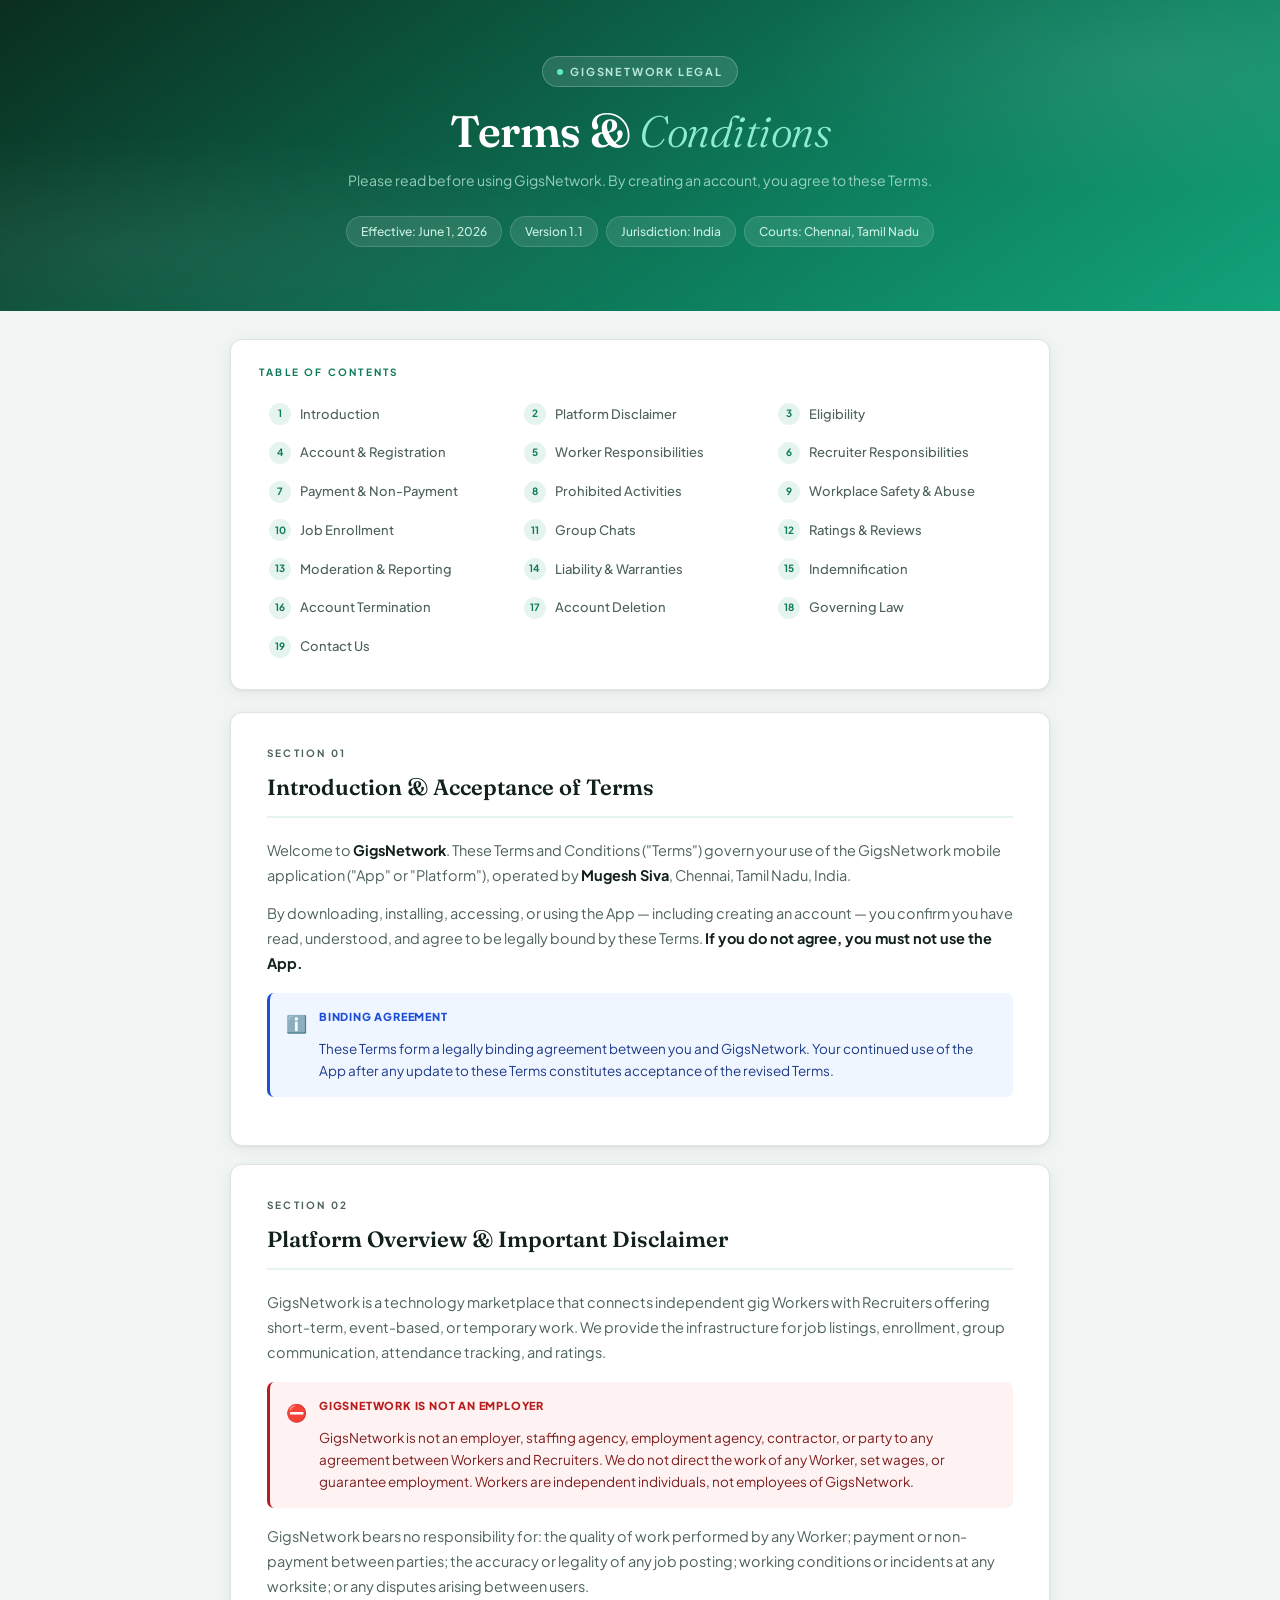
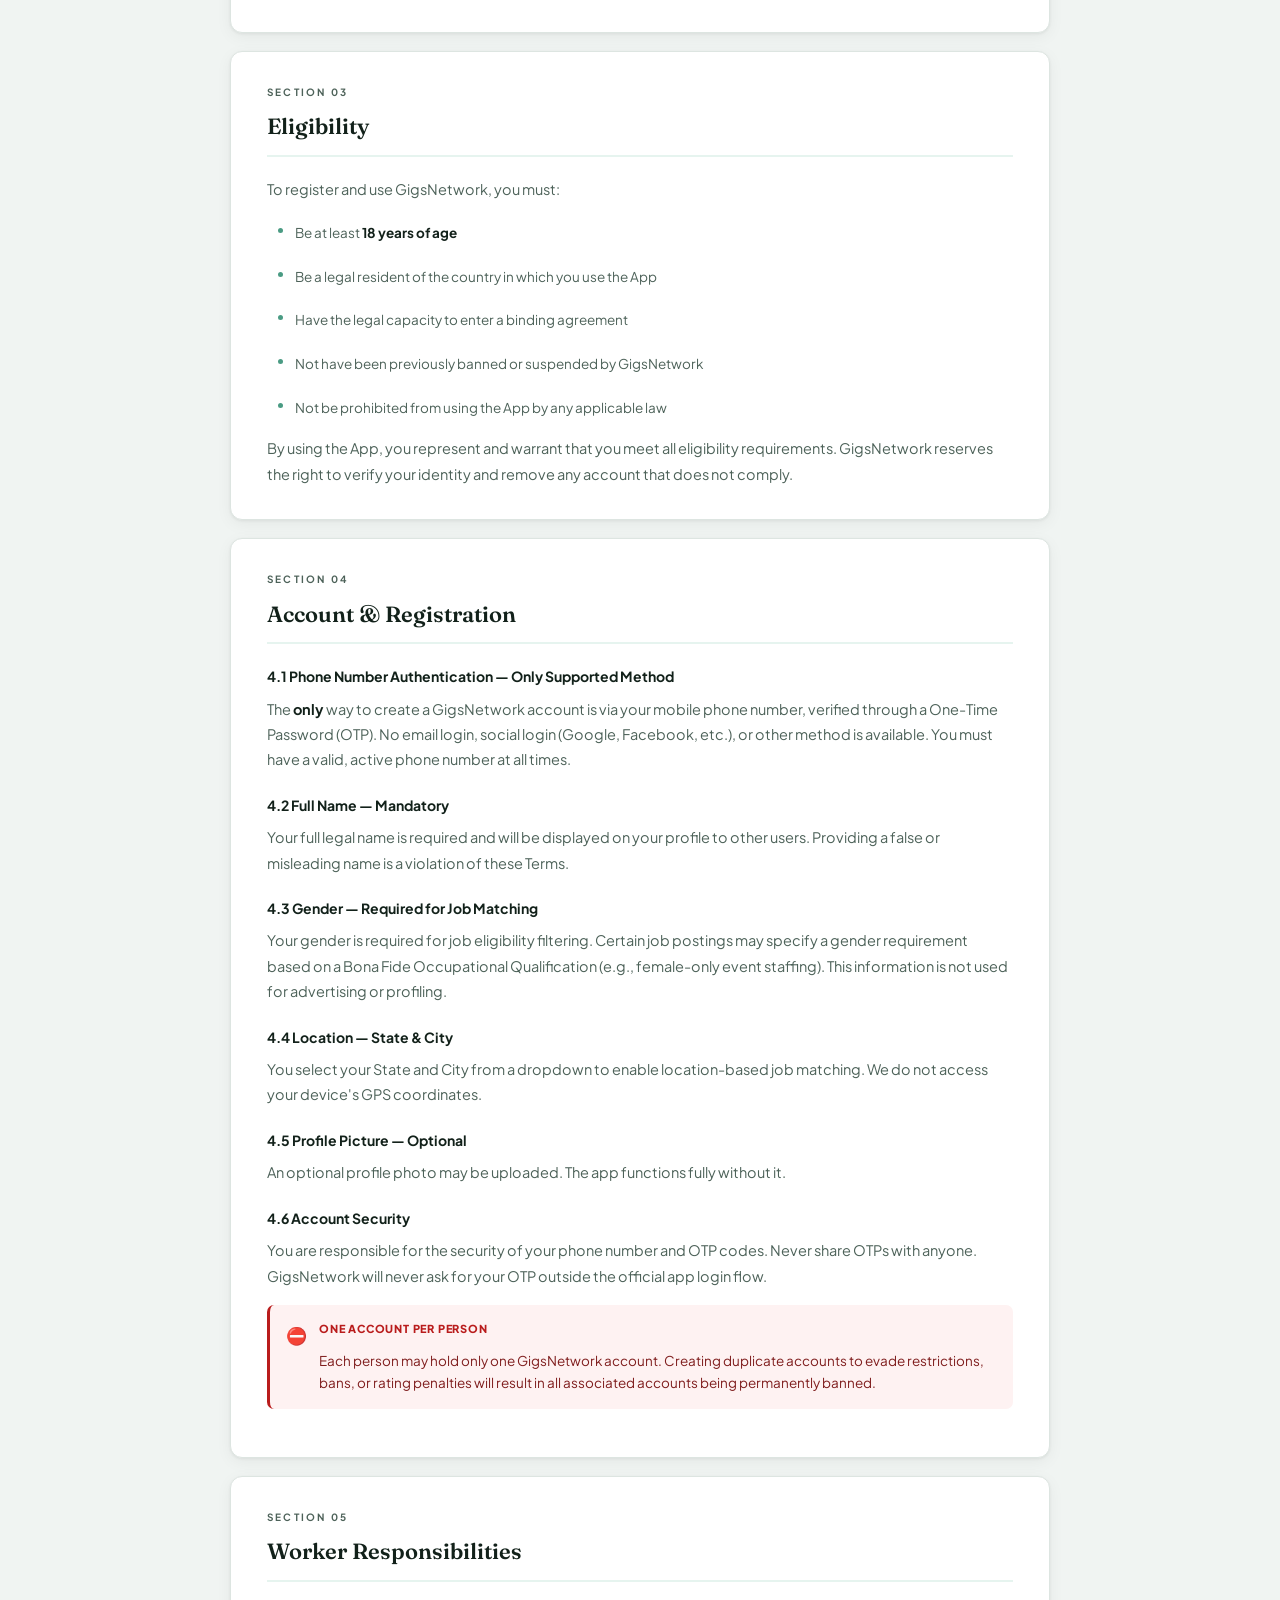
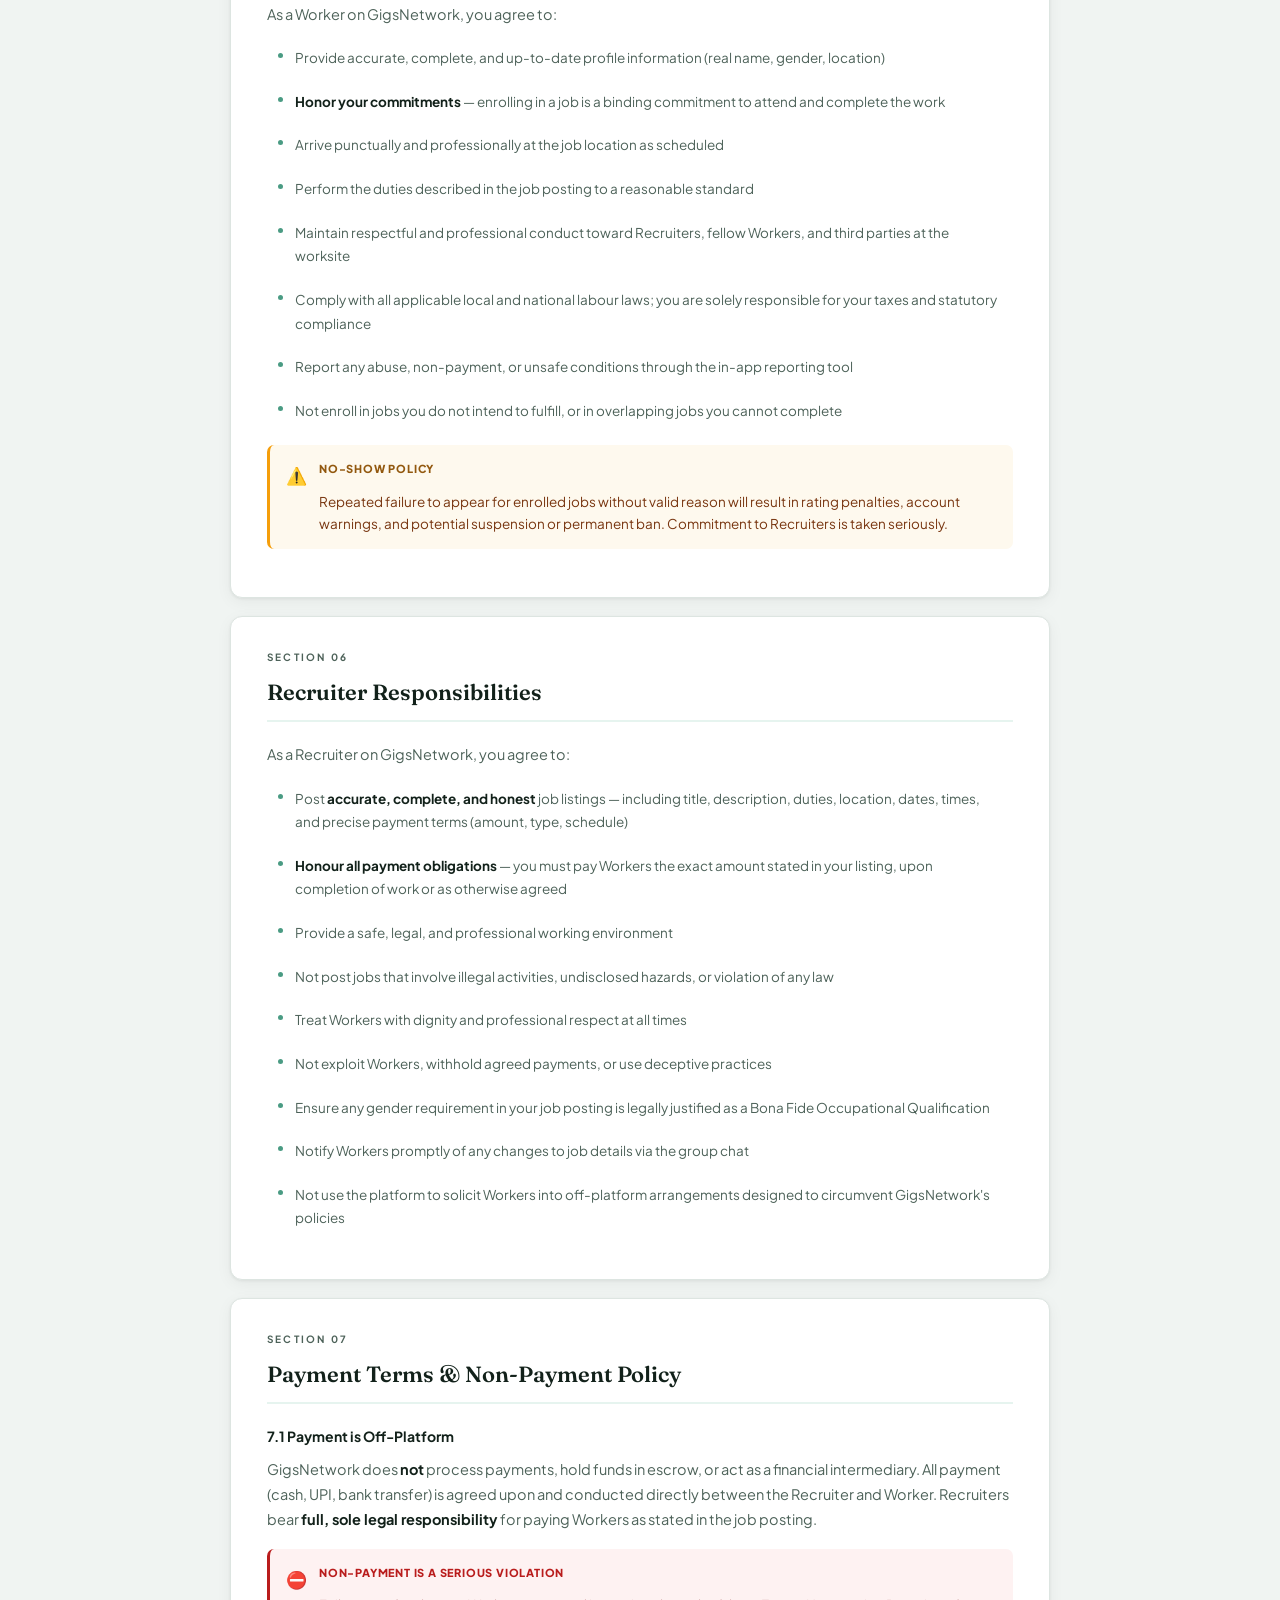
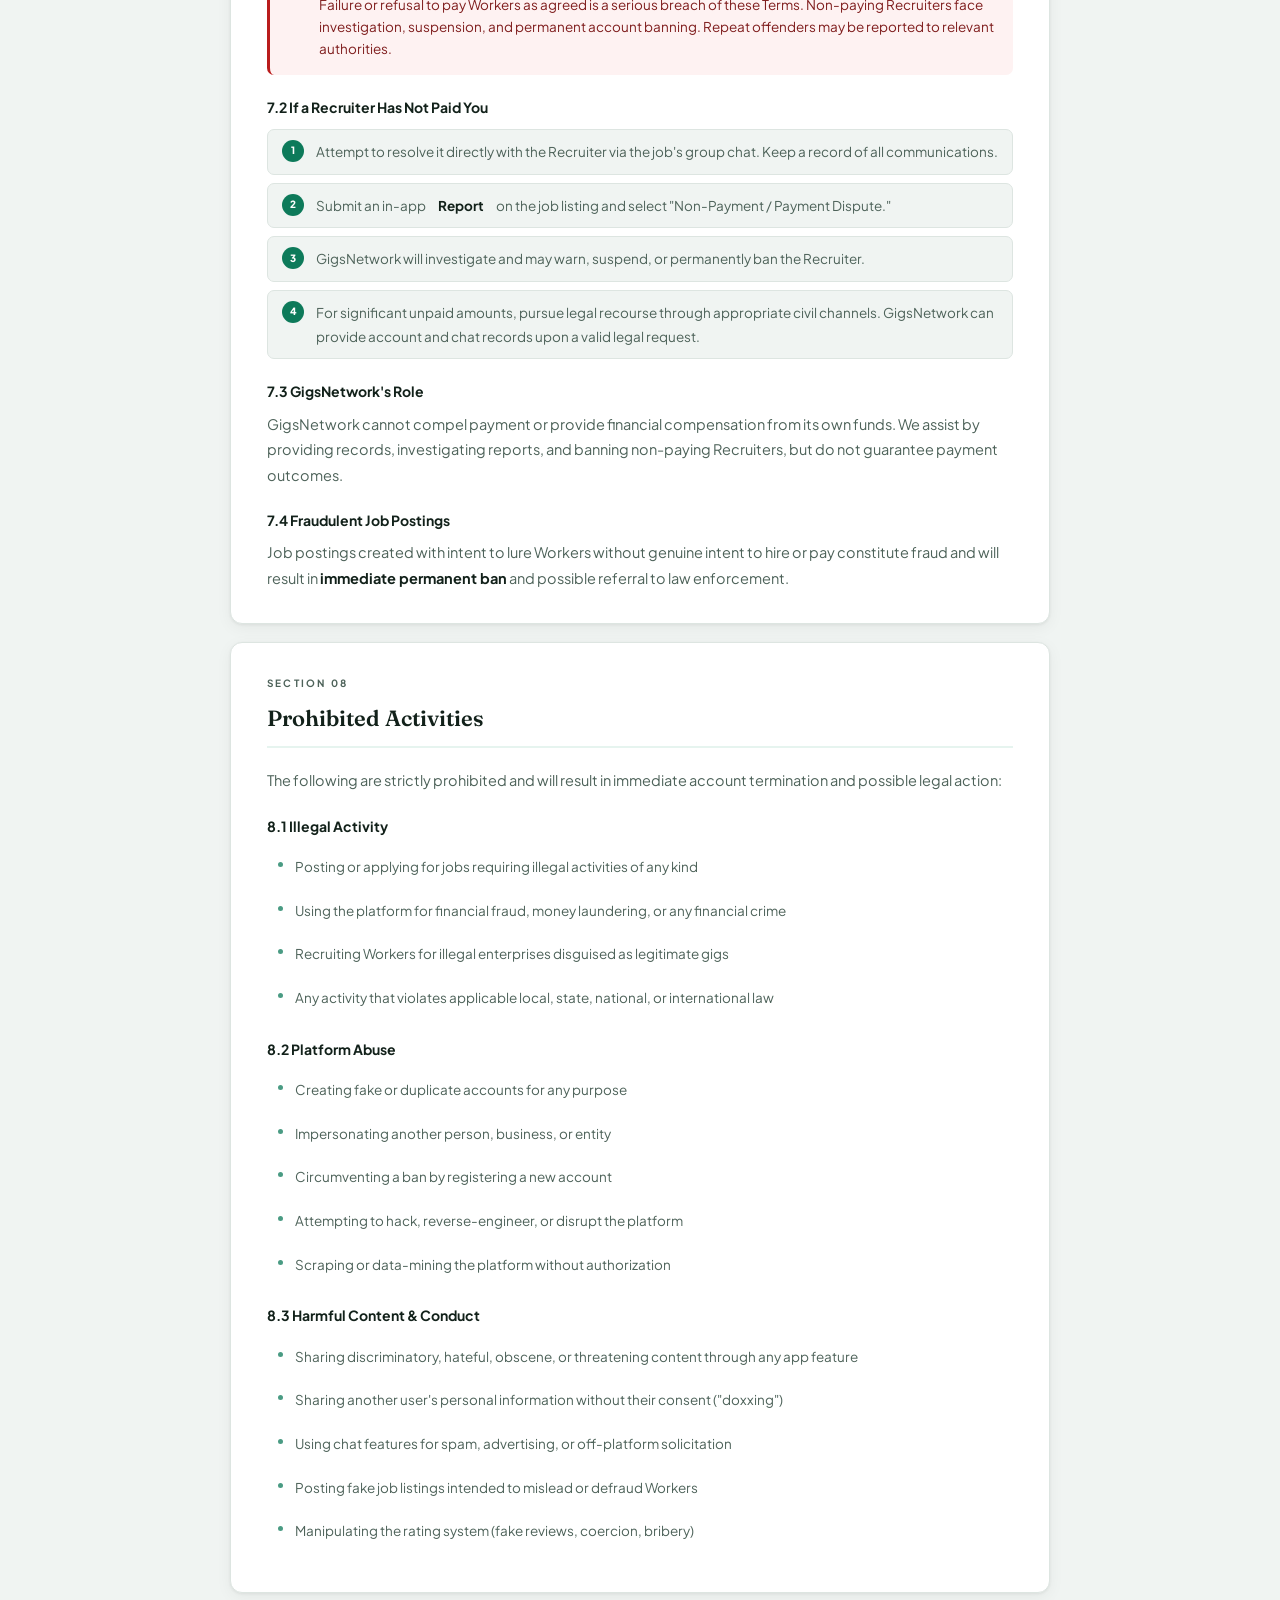
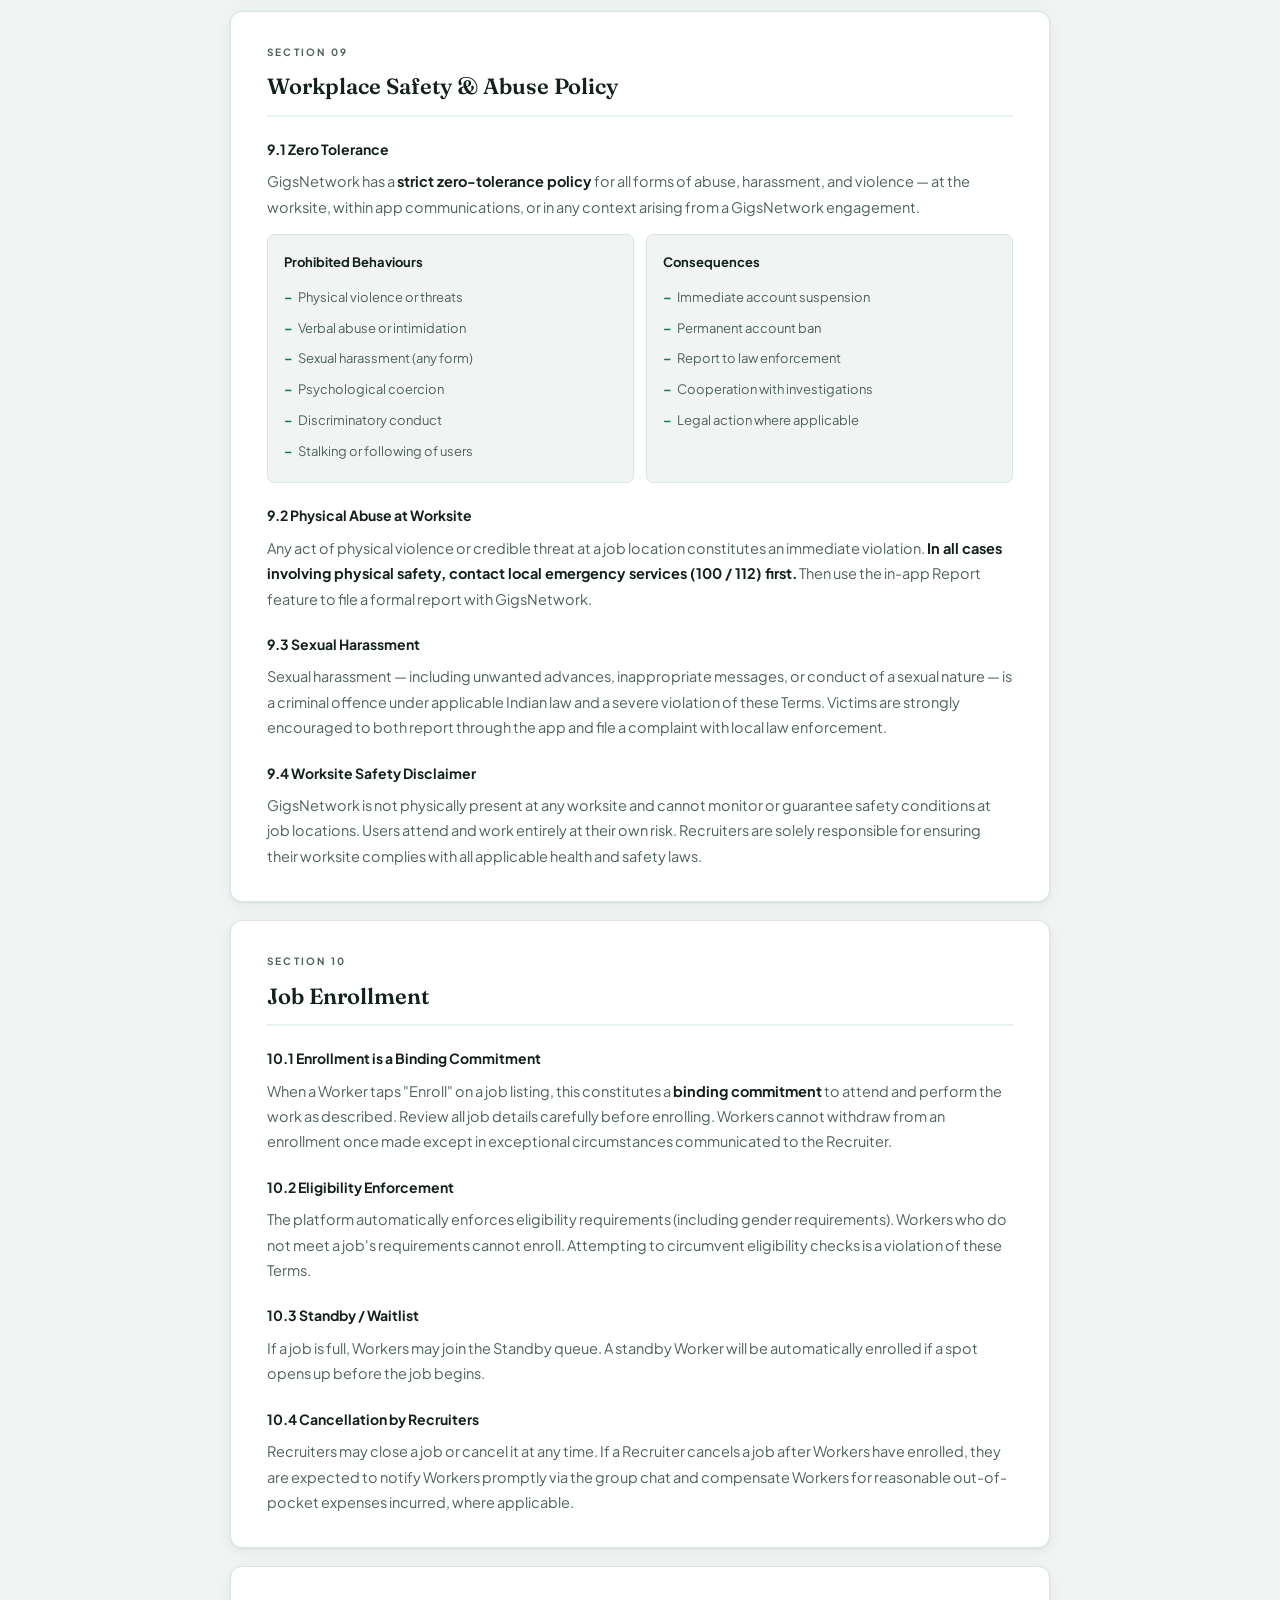
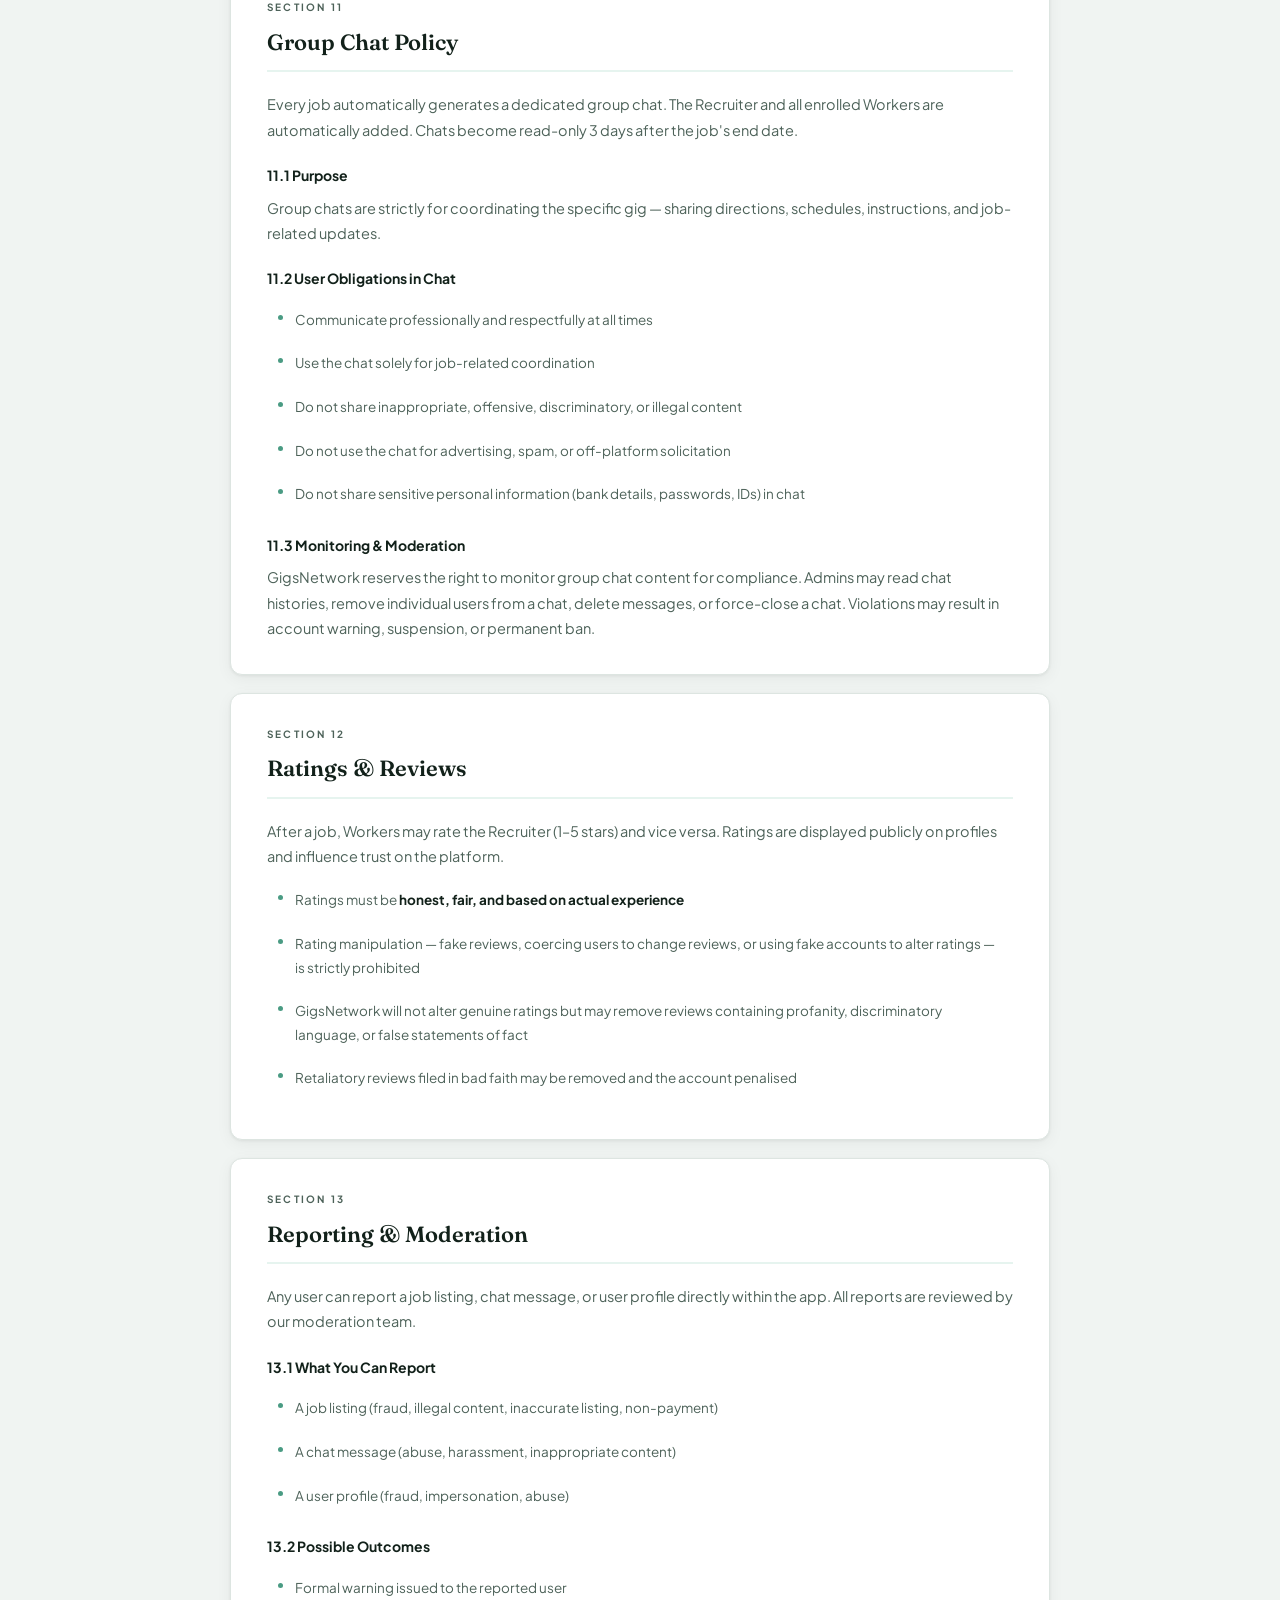
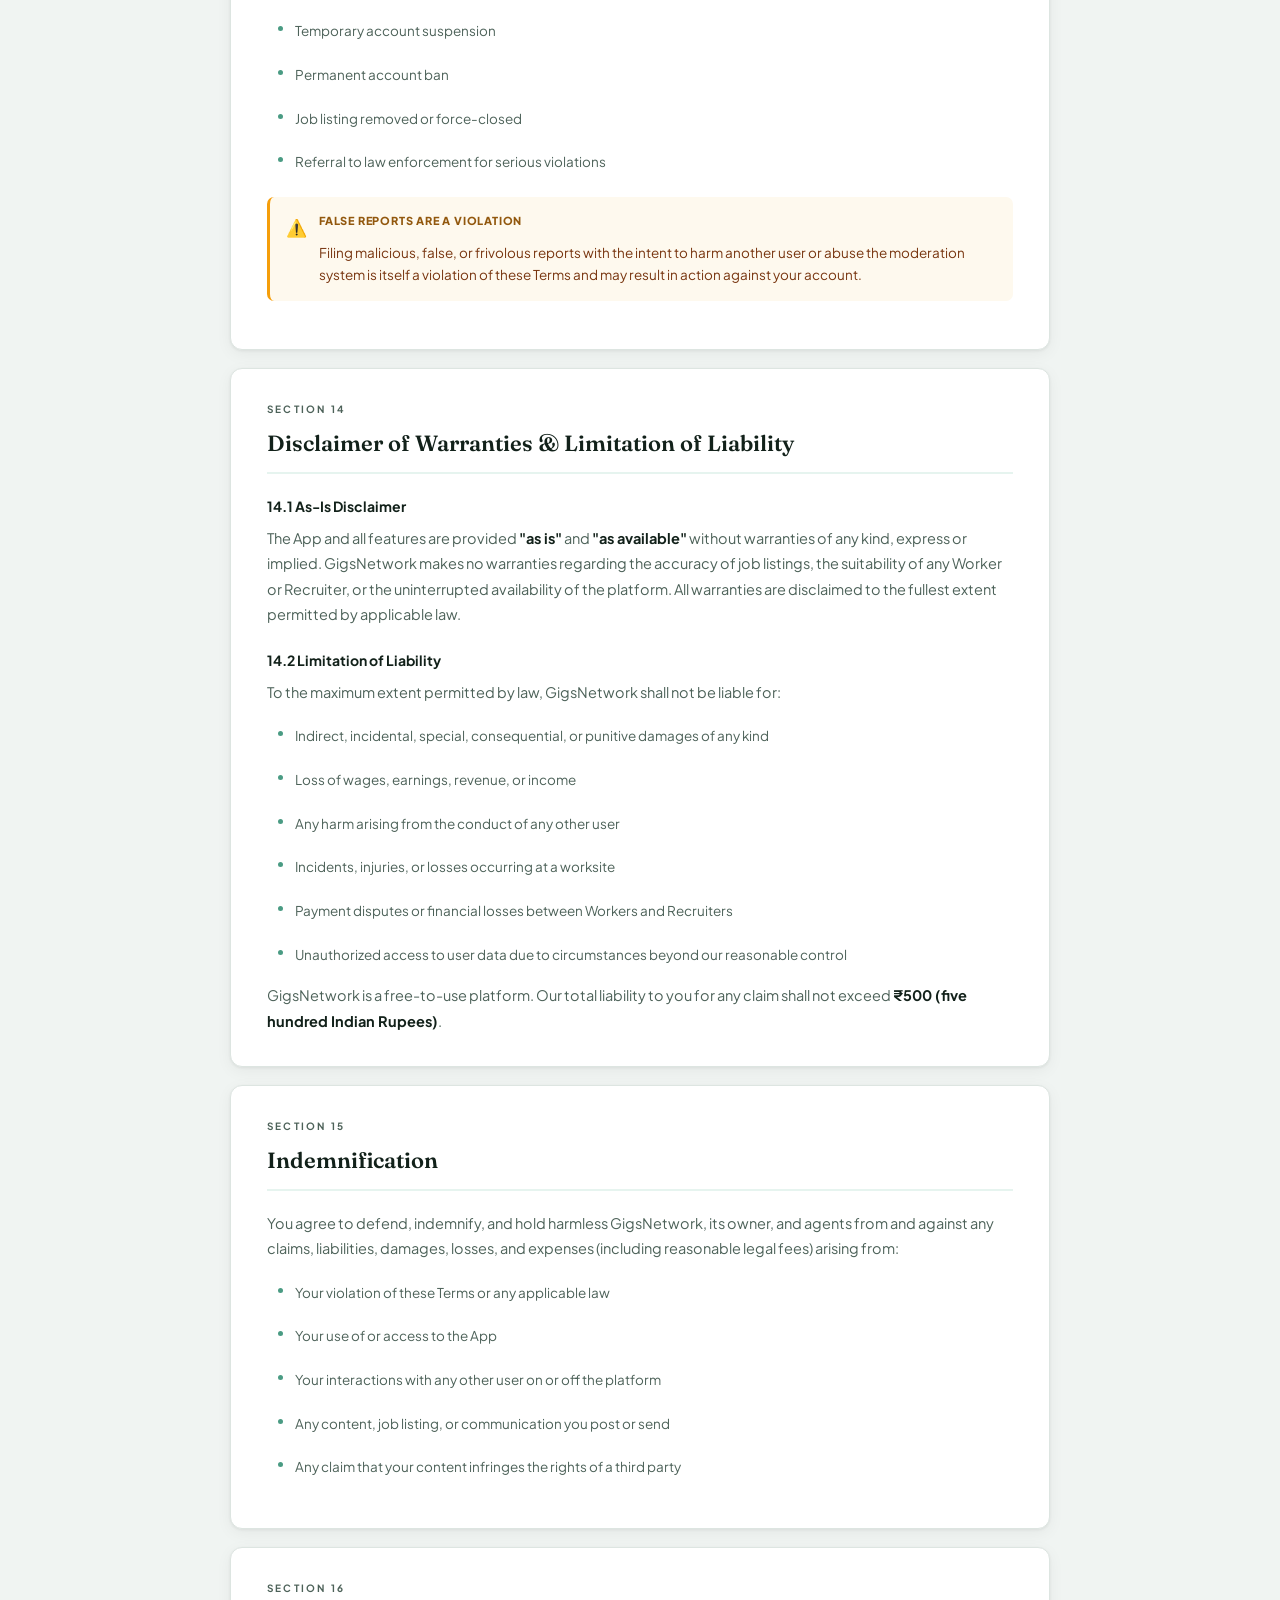
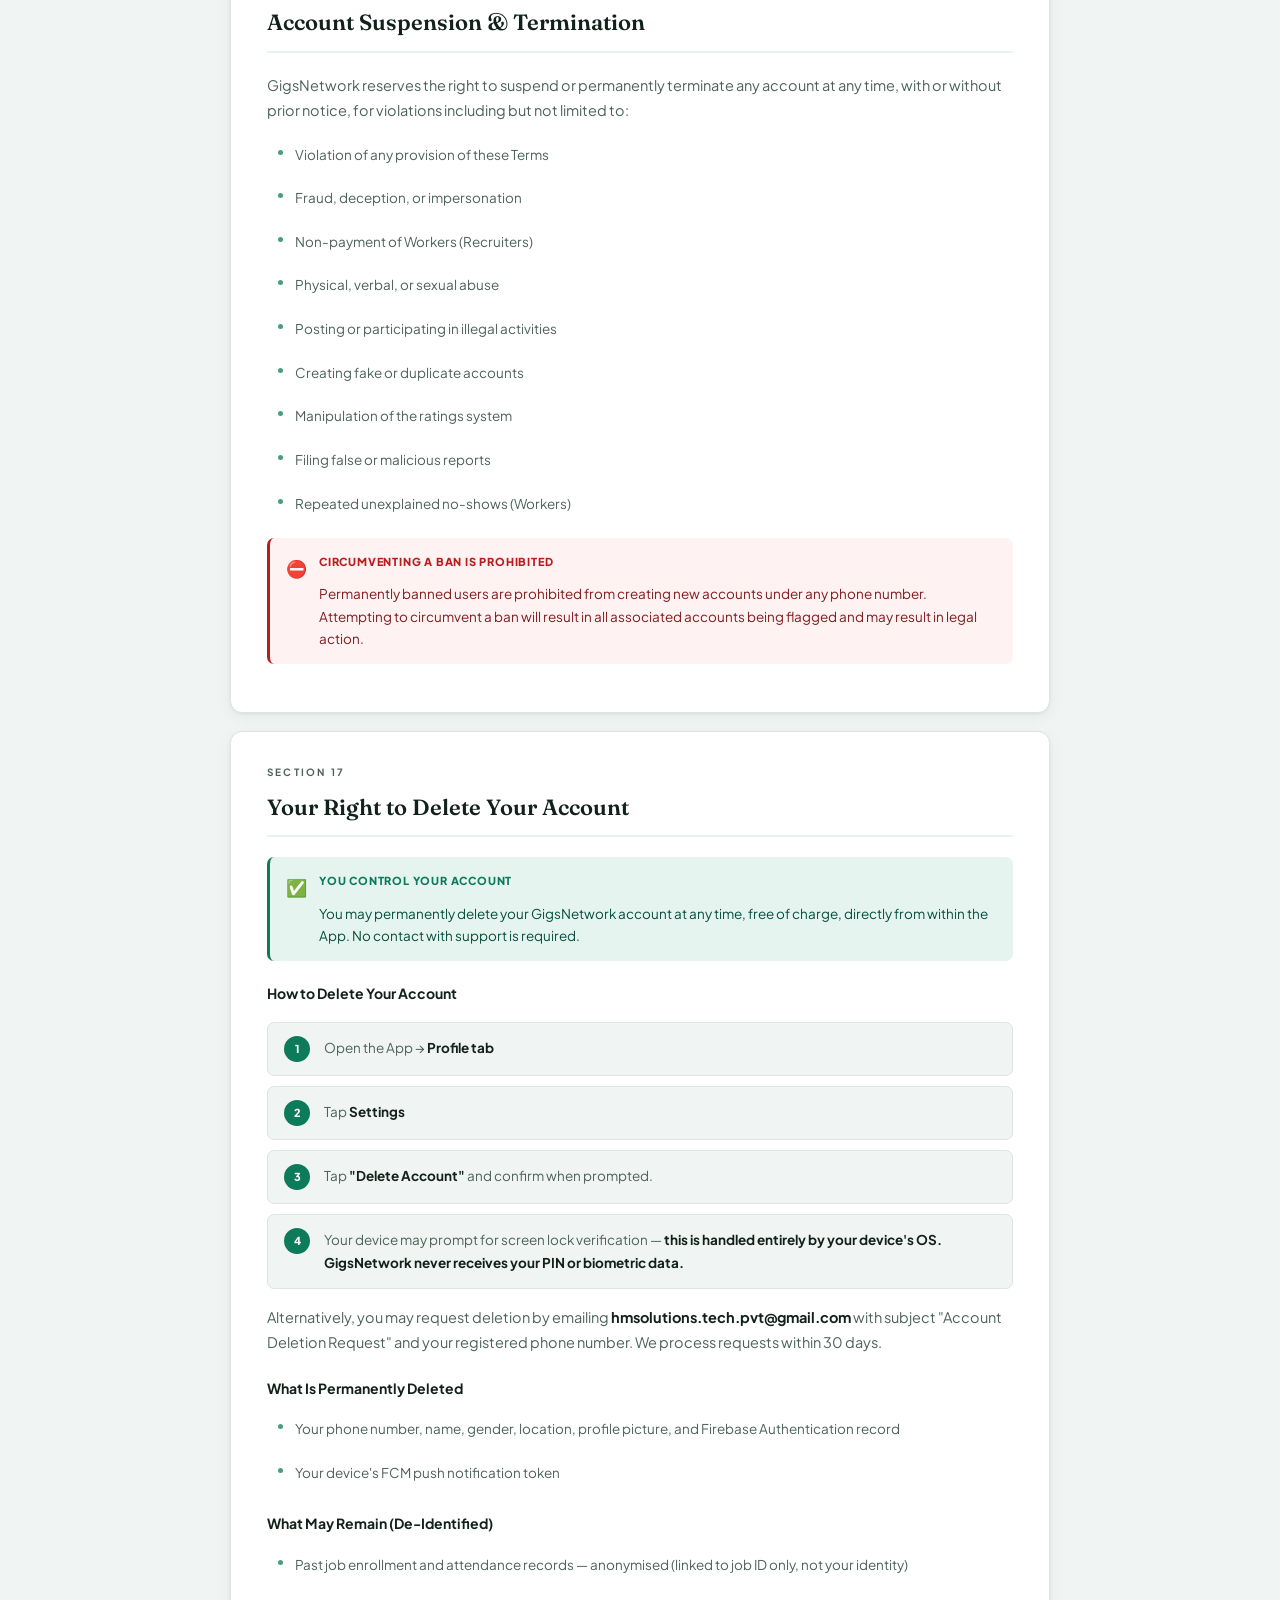
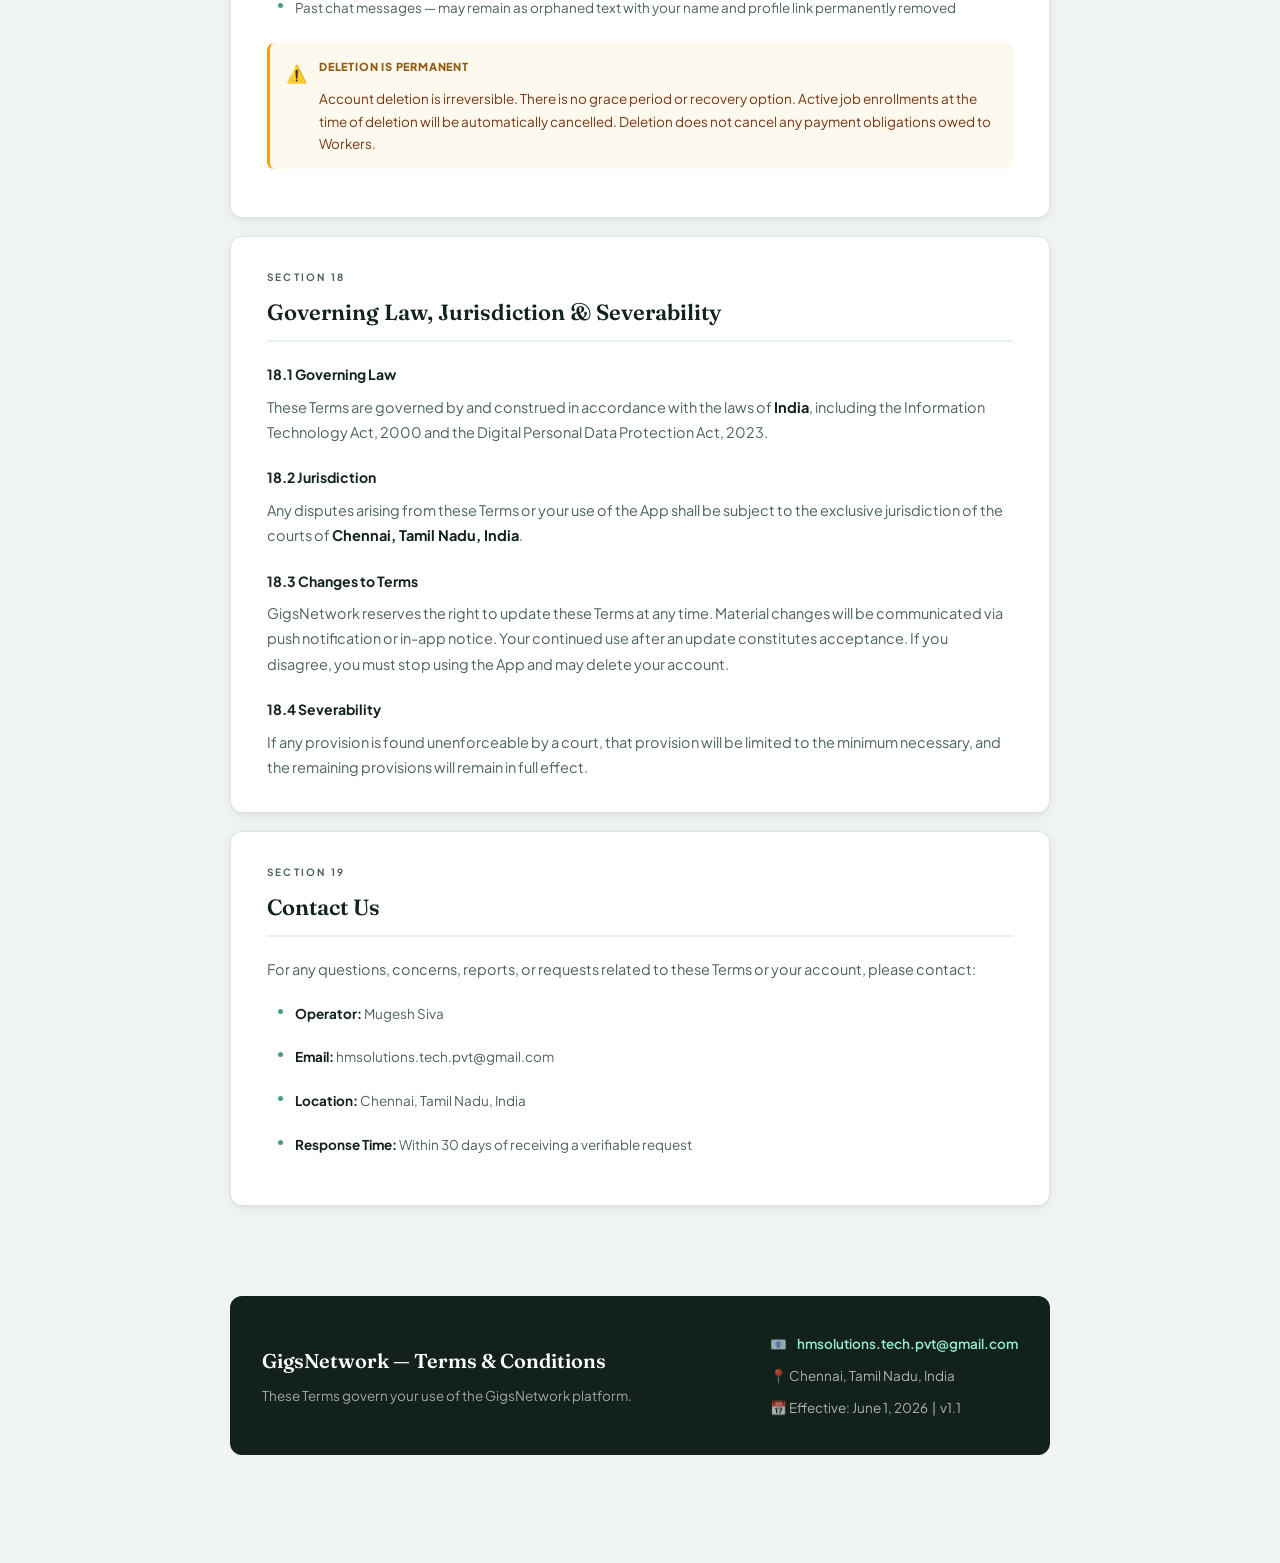
<file: terms.html>
<!DOCTYPE html>
<html lang="en">
<head>
  <meta charset="UTF-8" />
  <meta name="viewport" content="width=device-width, initial-scale=1.0" />
  <title>Terms &amp; Conditions — GigsNetwork</title>
  <link rel="preconnect" href="https://fonts.googleapis.com" />
  <link href="https://fonts.googleapis.com/css2?family=Fraunces:ital,opsz,wght@0,9..144,300;0,9..144,600;1,9..144,300&family=Plus+Jakarta+Sans:wght@400;500;600;700&display=swap" rel="stylesheet" />
  <style>
    *, *::before, *::after { box-sizing: border-box; margin: 0; padding: 0; }
    :root {
      --bg:        #F0F4F2;
      --card:      #FFFFFF;
      --border:    #DDE5E1;
      --accent:    #0D7A5A;
      --accent-lt: #E6F4EF;
      --accent-bd: #A8D5C4;
      --text:      #12211A;
      --sub:       #4D6259;
      --muted:     #8FA39A;
      --warn:      #92580E;
      --warn-lt:   #FEF9EE;
      --warn-bd:   #F4CC7A;
      --danger:    #B91C1C;
      --danger-lt: #FEF2F2;
      --danger-bd: #FECACA;
      --info:      #1D4ED8;
      --info-lt:   #EFF6FF;
      --info-bd:   #BFDBFE;
      --r:         12px;
      --rs:        7px;
      --shadow:    0 1px 3px rgba(0,0,0,.06), 0 4px 16px rgba(0,0,0,.05);
    }
    html { scroll-behavior: smooth; }
    body {
      background: var(--bg);
      color: var(--text);
      font-family: 'Plus Jakarta Sans', sans-serif;
      font-size: 14.5px;
      line-height: 1.75;
      -webkit-font-smoothing: antialiased;
    }
    /* ── HERO ── */
    .hero {
      background: linear-gradient(145deg, #0a2e1f 0%, #0D7A5A 60%, #12A37A 100%);
      padding: 56px 24px 64px;
      text-align: center;
      position: relative; overflow: hidden;
    }
    .hero::after {
      content: '';
      position: absolute; inset: 0;
      background-image:
        radial-gradient(ellipse 70% 60% at 10% 80%, rgba(255,255,255,.06) 0%, transparent 60%),
        radial-gradient(ellipse 50% 70% at 90% 20%, rgba(255,255,255,.08) 0%, transparent 60%);
      pointer-events: none;
    }
    .hero-inner { position: relative; z-index: 1; max-width: 660px; margin: 0 auto; }
    .hero-badge {
      display: inline-flex; align-items: center; gap: 7px;
      background: rgba(255,255,255,.12); border: 1px solid rgba(255,255,255,.22);
      color: #B7E8D8; font-size: 11px; font-weight: 700;
      letter-spacing: 1.8px; text-transform: uppercase;
      padding: 5px 14px; border-radius: 100px; margin-bottom: 20px; backdrop-filter: blur(6px);
    }
    .hero-badge .dot { width: 6px; height: 6px; border-radius: 50%; background: #5EEEC2; animation: blink 2s ease-in-out infinite; }
    @keyframes blink { 0%,100% { opacity:1; } 50% { opacity:.3; } }
    .hero h1 {
      font-family: 'Fraunces', serif;
      font-size: clamp(28px, 5vw, 44px); font-weight: 600;
      color: #fff; letter-spacing: -.5px; line-height: 1.1; margin-bottom: 12px;
    }
    .hero h1 em { font-style: italic; font-weight: 300; color: #8FECD2; }
    .hero-sub { color: rgba(183,232,216,.8); font-size: 14px; margin-bottom: 24px; }
    .hero-chips { display: flex; flex-wrap: wrap; justify-content: center; gap: 8px; }
    .hero-chip { background: rgba(255,255,255,.1); border: 1px solid rgba(255,255,255,.15); color: #C8F0E2; font-size: 12px; font-weight: 500; padding: 4px 14px; border-radius: 100px; }
    /* ── NAV ── */
    .doc-nav { display: flex; justify-content: center; gap: 10px; padding: 20px 20px 0; max-width: 860px; margin: 0 auto; }
    .doc-nav a { padding: 9px 22px; border-radius: 100px; font-size: 13px; font-weight: 600; text-decoration: none; transition: all .2s; }
    .doc-nav a.active { background: var(--accent); color: #fff; box-shadow: 0 4px 14px rgba(13,122,90,.35); }
    .doc-nav a.off { background: var(--card); color: var(--sub); border: 1px solid var(--border); }
    .doc-nav a.off:hover { background: var(--accent-lt); color: var(--accent); }
    /* ── WRAP ── */
    .wrap { max-width: 860px; margin: 0 auto; padding: 28px 20px 72px; }
    /* ── TOC ── */
    .toc { background: var(--card); border: 1px solid var(--border); border-radius: var(--r); box-shadow: var(--shadow); padding: 24px 28px; margin-bottom: 22px; }
    .toc-label { font-size: 10px; font-weight: 700; letter-spacing: 2.2px; text-transform: uppercase; color: var(--accent); margin-bottom: 14px; }
    .toc-grid { display: grid; grid-template-columns: repeat(auto-fill, minmax(190px, 1fr)); gap: 2px; }
    .toc-link { display: flex; align-items: center; gap: 9px; padding: 7px 10px; border-radius: var(--rs); text-decoration: none; color: var(--sub); font-size: 13px; font-weight: 500; transition: all .15s; }
    .toc-link:hover { background: var(--accent-lt); color: var(--accent); }
    .toc-n { min-width: 22px; height: 22px; border-radius: 50%; background: var(--accent-lt); color: var(--accent); font-size: 10px; font-weight: 700; flex-shrink: 0; display: flex; align-items: center; justify-content: center; }
    /* ── CARD ── */
    .card { background: var(--card); border: 1px solid var(--border); border-radius: var(--r); box-shadow: var(--shadow); padding: 32px 36px; margin-bottom: 18px; scroll-margin-top: 20px; }
    .card-eye { font-size: 10px; font-weight: 700; letter-spacing: 2.2px; text-transform: uppercase; color: var(--accent); margin-bottom: 5px; }
    .card h2 { font-family: 'Fraunces', serif; font-size: clamp(18px, 2.5vw, 22px); font-weight: 600; color: var(--text); border-bottom: 2px solid var(--accent-lt); padding-bottom: 14px; margin-bottom: 20px; line-height: 1.25; }
    .card h3 { font-size: 14px; font-weight: 700; color: var(--text); margin: 20px 0 8px; }
    .card p { color: var(--sub); margin-bottom: 12px; }
    .card p:last-child { margin-bottom: 0; }
    strong { color: var(--text); font-weight: 700; }
    /* ── ALERTS ── */
    .alert { display: flex; gap: 12px; align-items: flex-start; padding: 14px 16px; border-radius: var(--rs); margin: 16px 0; border-left: 3px solid; }
    .alert-icon { font-size: 17px; flex-shrink: 0; margin-top: 2px; }
    .alert-title { font-size: 11px; font-weight: 800; text-transform: uppercase; letter-spacing: .8px; margin-bottom: 4px; }
    .alert-body { font-size: 13.5px; line-height: 1.65; }
    .alert.info { background: var(--info-lt); border-color: var(--info); }
    .alert.info .alert-title { color: var(--info); }
    .alert.info .alert-body { color: #1E3A8A; }
    .alert.warn { background: var(--warn-lt); border-color: #F59E0B; }
    .alert.warn .alert-title { color: var(--warn); }
    .alert.warn .alert-body { color: #78350F; }
    .alert.accent { background: var(--accent-lt); border-color: var(--accent); }
    .alert.accent .alert-title { color: var(--accent); }
    .alert.accent .alert-body { color: #064E3B; }
    .alert.danger { background: var(--danger-lt); border-color: var(--danger); }
    .alert.danger .alert-title { color: var(--danger); }
    .alert.danger .alert-body { color: #7F1D1D; }
    /* ── STEPS ── */
    .steps { display: flex; flex-direction: column; gap: 10px; margin: 16px 0; }
    .step-item { display: flex; gap: 14px; align-items: flex-start; background: var(--bg); border: 1px solid var(--border); border-radius: var(--rs); padding: 13px 16px; }
    .step-n { min-width: 26px; height: 26px; border-radius: 50%; background: var(--accent); color: #fff; font-size: 11px; font-weight: 800; flex-shrink: 0; display: flex; align-items: center; justify-content: center; }
    .step-text { font-size: 13.5px; color: var(--sub); }
    .step-text strong { color: var(--text); }
    /* ── BULLET LIST ── */
    .blist { list-style: none; padding: 0; margin: 10px 0; display: flex; flex-direction: column; gap: 6px; }
    .blist li { padding: 7px 12px 7px 28px; position: relative; font-size: 13.5px; color: var(--sub); border-radius: 6px; }
    .blist li::before { content: ''; position: absolute; left: 11px; top: 14px; width: 5px; height: 5px; border-radius: 50%; background: var(--accent); opacity: .75; }
    .blist li:hover { background: var(--bg); }
    .blist li strong { color: var(--text); }
    /* ── TWO COL ── */
    .two-col { display: grid; grid-template-columns: 1fr 1fr; gap: 12px; margin: 14px 0; }
    .col-box { background: var(--bg); border: 1px solid var(--border); border-radius: var(--rs); padding: 16px; }
    .col-box h4 { font-size: 13px; font-weight: 700; color: var(--text); margin-bottom: 8px; }
    .col-box ul { list-style: none; padding: 0; }
    .col-box ul li { font-size: 13px; color: var(--sub); padding: 4px 0 4px 14px; position: relative; }
    .col-box ul li::before { content: '–'; position: absolute; left: 0; color: var(--accent); font-weight: 700; }
    /* ── OL ── */
    .alist { list-style: none; counter-reset: alist; padding: 0; margin: 10px 0; display: flex; flex-direction: column; gap: 8px; }
    .alist li { counter-increment: alist; display: flex; gap: 12px; align-items: flex-start; font-size: 13.5px; color: var(--sub); background: var(--bg); border: 1px solid var(--border); border-radius: var(--rs); padding: 10px 14px; }
    .alist li::before { content: counter(alist); min-width: 22px; height: 22px; border-radius: 50%; background: var(--accent); color: #fff; font-size: 10px; font-weight: 800; display: flex; align-items: center; justify-content: center; flex-shrink: 0; }
    .alist li strong { color: var(--text); }
    /* ── FOOTER ── */
    .footer-card { background: var(--text); border-radius: var(--r); padding: 36px 32px; display: flex; flex-wrap: wrap; gap: 24px; align-items: center; justify-content: space-between; margin-bottom: 36px; }
    .footer-card h3 { font-family: 'Fraunces', serif; font-size: 20px; font-weight: 600; color: #fff; margin-bottom: 6px; }
    .footer-card p { font-size: 13.5px; color: rgba(255,255,255,.6); margin: 0; }
    .contact-links { display: flex; flex-direction: column; gap: 8px; }
    .contact-row { display: flex; align-items: center; gap: 10px; font-size: 13.5px; color: rgba(255,255,255,.65); }
    .contact-row a { color: #8FECD2; text-decoration: none; font-weight: 600; }
    .contact-row a:hover { text-decoration: underline; }
    /* ── RESPONSIVE ── */
    @media (max-width: 640px) {
      .card { padding: 22px 18px; }
      .hero { padding: 44px 16px 52px; }
      .toc-grid { grid-template-columns: 1fr 1fr; }
      .two-col { grid-template-columns: 1fr; }
      .doc-nav { gap: 8px; }
      .doc-nav a { padding: 8px 14px; font-size: 12px; }
      .footer-card { padding: 24px 20px; }
    }
  </style>
</head>
<body>

<!-- HERO -->
<header class="hero">
  <div class="hero-inner">
    <div class="hero-badge"><span class="dot"></span> GigsNetwork Legal</div>
    <h1>Terms &amp; <em>Conditions</em></h1>
    <p class="hero-sub">Please read before using GigsNetwork. By creating an account, you agree to these Terms.</p>
    <div class="hero-chips">
      <span class="hero-chip">Effective: June 1, 2026</span>
      <span class="hero-chip">Version 1.1</span>
      <span class="hero-chip">Jurisdiction: India</span>
      <span class="hero-chip">Courts: Chennai, Tamil Nadu</span>
    </div>
  </div>
</header>


<main class="wrap">

  <!-- TOC -->
  <div class="toc">
    <p class="toc-label">Table of Contents</p>
    <div class="toc-grid">
      <a class="toc-link" href="#s1"><span class="toc-n">1</span>Introduction</a>
      <a class="toc-link" href="#s2"><span class="toc-n">2</span>Platform Disclaimer</a>
      <a class="toc-link" href="#s3"><span class="toc-n">3</span>Eligibility</a>
      <a class="toc-link" href="#s4"><span class="toc-n">4</span>Account &amp; Registration</a>
      <a class="toc-link" href="#s5"><span class="toc-n">5</span>Worker Responsibilities</a>
      <a class="toc-link" href="#s6"><span class="toc-n">6</span>Recruiter Responsibilities</a>
      <a class="toc-link" href="#s7"><span class="toc-n">7</span>Payment &amp; Non-Payment</a>
      <a class="toc-link" href="#s8"><span class="toc-n">8</span>Prohibited Activities</a>
      <a class="toc-link" href="#s9"><span class="toc-n">9</span>Workplace Safety &amp; Abuse</a>
      <a class="toc-link" href="#s10"><span class="toc-n">10</span>Job Enrollment</a>
      <a class="toc-link" href="#s11"><span class="toc-n">11</span>Group Chats</a>
      <a class="toc-link" href="#s12"><span class="toc-n">12</span>Ratings &amp; Reviews</a>
      <a class="toc-link" href="#s13"><span class="toc-n">13</span>Moderation &amp; Reporting</a>
      <a class="toc-link" href="#s14"><span class="toc-n">14</span>Liability &amp; Warranties</a>
      <a class="toc-link" href="#s15"><span class="toc-n">15</span>Indemnification</a>
      <a class="toc-link" href="#s16"><span class="toc-n">16</span>Account Termination</a>
      <a class="toc-link" href="#s17"><span class="toc-n">17</span>Account Deletion</a>
      <a class="toc-link" href="#s18"><span class="toc-n">18</span>Governing Law</a>
      <a class="toc-link" href="#s19"><span class="toc-n">19</span>Contact Us</a>
    </div>
  </div>

  <!-- 1. INTRODUCTION -->
  <section class="card" id="s1">
    <p class="card-eye">Section 01</p>
    <h2>Introduction &amp; Acceptance of Terms</h2>
    <p>Welcome to <strong>GigsNetwork</strong>. These Terms and Conditions ("Terms") govern your use of the GigsNetwork mobile application ("App" or "Platform"), operated by <strong>Mugesh Siva</strong>, Chennai, Tamil Nadu, India.</p>
    <p>By downloading, installing, accessing, or using the App — including creating an account — you confirm you have read, understood, and agree to be legally bound by these Terms. <strong>If you do not agree, you must not use the App.</strong></p>
    <div class="alert info">
      <span class="alert-icon">ℹ️</span>
      <div>
        <p class="alert-title">Binding Agreement</p>
        <p class="alert-body">These Terms form a legally binding agreement between you and GigsNetwork. Your continued use of the App after any update to these Terms constitutes acceptance of the revised Terms.</p>
      </div>
    </div>
  </section>

  <!-- 2. PLATFORM DISCLAIMER -->
  <section class="card" id="s2">
    <p class="card-eye">Section 02</p>
    <h2>Platform Overview &amp; Important Disclaimer</h2>
    <p>GigsNetwork is a technology marketplace that connects independent gig Workers with Recruiters offering short-term, event-based, or temporary work. We provide the infrastructure for job listings, enrollment, group communication, attendance tracking, and ratings.</p>

    <div class="alert danger">
      <span class="alert-icon">⛔</span>
      <div>
        <p class="alert-title">GigsNetwork is NOT an Employer</p>
        <p class="alert-body">GigsNetwork is not an employer, staffing agency, employment agency, contractor, or party to any agreement between Workers and Recruiters. We do not direct the work of any Worker, set wages, or guarantee employment. Workers are independent individuals, not employees of GigsNetwork.</p>
      </div>
    </div>

    <p>GigsNetwork bears no responsibility for: the quality of work performed by any Worker; payment or non-payment between parties; the accuracy or legality of any job posting; working conditions or incidents at any worksite; or any disputes arising between users.</p>
  </section>

  <!-- 3. ELIGIBILITY -->
  <section class="card" id="s3">
    <p class="card-eye">Section 03</p>
    <h2>Eligibility</h2>
    <p>To register and use GigsNetwork, you must:</p>
    <ul class="blist">
      <li>Be at least <strong>18 years of age</strong></li>
      <li>Be a legal resident of the country in which you use the App</li>
      <li>Have the legal capacity to enter a binding agreement</li>
      <li>Not have been previously banned or suspended by GigsNetwork</li>
      <li>Not be prohibited from using the App by any applicable law</li>
    </ul>
    <p>By using the App, you represent and warrant that you meet all eligibility requirements. GigsNetwork reserves the right to verify your identity and remove any account that does not comply.</p>
  </section>

  <!-- 4. ACCOUNT & REGISTRATION -->
  <section class="card" id="s4">
    <p class="card-eye">Section 04</p>
    <h2>Account &amp; Registration</h2>

    <h3>4.1 Phone Number Authentication — Only Supported Method</h3>
    <p>The <strong>only</strong> way to create a GigsNetwork account is via your mobile phone number, verified through a One-Time Password (OTP). No email login, social login (Google, Facebook, etc.), or other method is available. You must have a valid, active phone number at all times.</p>

    <h3>4.2 Full Name — Mandatory</h3>
    <p>Your full legal name is required and will be displayed on your profile to other users. Providing a false or misleading name is a violation of these Terms.</p>

    <h3>4.3 Gender — Required for Job Matching</h3>
    <p>Your gender is required for job eligibility filtering. Certain job postings may specify a gender requirement based on a Bona Fide Occupational Qualification (e.g., female-only event staffing). This information is not used for advertising or profiling.</p>

    <h3>4.4 Location — State &amp; City</h3>
    <p>You select your State and City from a dropdown to enable location-based job matching. We do not access your device's GPS coordinates.</p>

    <h3>4.5 Profile Picture — Optional</h3>
    <p>An optional profile photo may be uploaded. The app functions fully without it.</p>

    <h3>4.6 Account Security</h3>
    <p>You are responsible for the security of your phone number and OTP codes. Never share OTPs with anyone. GigsNetwork will never ask for your OTP outside the official app login flow.</p>

    <div class="alert danger">
      <span class="alert-icon">⛔</span>
      <div>
        <p class="alert-title">One Account Per Person</p>
        <p class="alert-body">Each person may hold only one GigsNetwork account. Creating duplicate accounts to evade restrictions, bans, or rating penalties will result in all associated accounts being permanently banned.</p>
      </div>
    </div>
  </section>

  <!-- 5. WORKER RESPONSIBILITIES -->
  <section class="card" id="s5">
    <p class="card-eye">Section 05</p>
    <h2>Worker Responsibilities</h2>
    <p>As a Worker on GigsNetwork, you agree to:</p>
    <ul class="blist">
      <li>Provide accurate, complete, and up-to-date profile information (real name, gender, location)</li>
      <li><strong>Honor your commitments</strong> — enrolling in a job is a binding commitment to attend and complete the work</li>
      <li>Arrive punctually and professionally at the job location as scheduled</li>
      <li>Perform the duties described in the job posting to a reasonable standard</li>
      <li>Maintain respectful and professional conduct toward Recruiters, fellow Workers, and third parties at the worksite</li>
      <li>Comply with all applicable local and national labour laws; you are solely responsible for your taxes and statutory compliance</li>
      <li>Report any abuse, non-payment, or unsafe conditions through the in-app reporting tool</li>
      <li>Not enroll in jobs you do not intend to fulfill, or in overlapping jobs you cannot complete</li>
    </ul>
    <div class="alert warn">
      <span class="alert-icon">⚠️</span>
      <div>
        <p class="alert-title">No-Show Policy</p>
        <p class="alert-body">Repeated failure to appear for enrolled jobs without valid reason will result in rating penalties, account warnings, and potential suspension or permanent ban. Commitment to Recruiters is taken seriously.</p>
      </div>
    </div>
  </section>

  <!-- 6. RECRUITER RESPONSIBILITIES -->
  <section class="card" id="s6">
    <p class="card-eye">Section 06</p>
    <h2>Recruiter Responsibilities</h2>
    <p>As a Recruiter on GigsNetwork, you agree to:</p>
    <ul class="blist">
      <li>Post <strong>accurate, complete, and honest</strong> job listings — including title, description, duties, location, dates, times, and precise payment terms (amount, type, schedule)</li>
      <li><strong>Honour all payment obligations</strong> — you must pay Workers the exact amount stated in your listing, upon completion of work or as otherwise agreed</li>
      <li>Provide a safe, legal, and professional working environment</li>
      <li>Not post jobs that involve illegal activities, undisclosed hazards, or violation of any law</li>
      <li>Treat Workers with dignity and professional respect at all times</li>
      <li>Not exploit Workers, withhold agreed payments, or use deceptive practices</li>
      <li>Ensure any gender requirement in your job posting is legally justified as a Bona Fide Occupational Qualification</li>
      <li>Notify Workers promptly of any changes to job details via the group chat</li>
      <li>Not use the platform to solicit Workers into off-platform arrangements designed to circumvent GigsNetwork's policies</li>
    </ul>
  </section>

  <!-- 7. PAYMENT -->
  <section class="card" id="s7">
    <p class="card-eye">Section 07</p>
    <h2>Payment Terms &amp; Non-Payment Policy</h2>

    <h3>7.1 Payment is Off-Platform</h3>
    <p>GigsNetwork does <strong>not</strong> process payments, hold funds in escrow, or act as a financial intermediary. All payment (cash, UPI, bank transfer) is agreed upon and conducted directly between the Recruiter and Worker. Recruiters bear <strong>full, sole legal responsibility</strong> for paying Workers as stated in the job posting.</p>

    <div class="alert danger">
      <span class="alert-icon">⛔</span>
      <div>
        <p class="alert-title">Non-Payment is a Serious Violation</p>
        <p class="alert-body">Failure or refusal to pay Workers as agreed is a serious breach of these Terms. Non-paying Recruiters face investigation, suspension, and permanent account banning. Repeat offenders may be reported to relevant authorities.</p>
      </div>
    </div>

    <h3>7.2 If a Recruiter Has Not Paid You</h3>
    <ol class="alist">
      <li>Attempt to resolve it directly with the Recruiter via the job's group chat. Keep a record of all communications.</li>
      <li>Submit an in-app <strong>Report</strong> on the job listing and select "Non-Payment / Payment Dispute."</li>
      <li>GigsNetwork will investigate and may warn, suspend, or permanently ban the Recruiter.</li>
      <li>For significant unpaid amounts, pursue legal recourse through appropriate civil channels. GigsNetwork can provide account and chat records upon a valid legal request.</li>
    </ol>

    <h3>7.3 GigsNetwork's Role</h3>
    <p>GigsNetwork cannot compel payment or provide financial compensation from its own funds. We assist by providing records, investigating reports, and banning non-paying Recruiters, but do not guarantee payment outcomes.</p>

    <h3>7.4 Fraudulent Job Postings</h3>
    <p>Job postings created with intent to lure Workers without genuine intent to hire or pay constitute fraud and will result in <strong>immediate permanent ban</strong> and possible referral to law enforcement.</p>
  </section>

  <!-- 8. PROHIBITED ACTIVITIES -->
  <section class="card" id="s8">
    <p class="card-eye">Section 08</p>
    <h2>Prohibited Activities</h2>
    <p>The following are strictly prohibited and will result in immediate account termination and possible legal action:</p>

    <h3>8.1 Illegal Activity</h3>
    <ul class="blist">
      <li>Posting or applying for jobs requiring illegal activities of any kind</li>
      <li>Using the platform for financial fraud, money laundering, or any financial crime</li>
      <li>Recruiting Workers for illegal enterprises disguised as legitimate gigs</li>
      <li>Any activity that violates applicable local, state, national, or international law</li>
    </ul>

    <h3>8.2 Platform Abuse</h3>
    <ul class="blist">
      <li>Creating fake or duplicate accounts for any purpose</li>
      <li>Impersonating another person, business, or entity</li>
      <li>Circumventing a ban by registering a new account</li>
      <li>Attempting to hack, reverse-engineer, or disrupt the platform</li>
      <li>Scraping or data-mining the platform without authorization</li>
    </ul>

    <h3>8.3 Harmful Content &amp; Conduct</h3>
    <ul class="blist">
      <li>Sharing discriminatory, hateful, obscene, or threatening content through any app feature</li>
      <li>Sharing another user's personal information without their consent ("doxxing")</li>
      <li>Using chat features for spam, advertising, or off-platform solicitation</li>
      <li>Posting fake job listings intended to mislead or defraud Workers</li>
      <li>Manipulating the rating system (fake reviews, coercion, bribery)</li>
    </ul>
  </section>

  <!-- 9. WORKPLACE SAFETY -->
  <section class="card" id="s9">
    <p class="card-eye">Section 09</p>
    <h2>Workplace Safety &amp; Abuse Policy</h2>

    <h3>9.1 Zero Tolerance</h3>
    <p>GigsNetwork has a <strong>strict zero-tolerance policy</strong> for all forms of abuse, harassment, and violence — at the worksite, within app communications, or in any context arising from a GigsNetwork engagement.</p>

    <div class="two-col">
      <div class="col-box">
        <h4>Prohibited Behaviours</h4>
        <ul>
          <li>Physical violence or threats</li>
          <li>Verbal abuse or intimidation</li>
          <li>Sexual harassment (any form)</li>
          <li>Psychological coercion</li>
          <li>Discriminatory conduct</li>
          <li>Stalking or following of users</li>
        </ul>
      </div>
      <div class="col-box">
        <h4>Consequences</h4>
        <ul>
          <li>Immediate account suspension</li>
          <li>Permanent account ban</li>
          <li>Report to law enforcement</li>
          <li>Cooperation with investigations</li>
          <li>Legal action where applicable</li>
        </ul>
      </div>
    </div>

    <h3>9.2 Physical Abuse at Worksite</h3>
    <p>Any act of physical violence or credible threat at a job location constitutes an immediate violation. <strong>In all cases involving physical safety, contact local emergency services (100 / 112) first.</strong> Then use the in-app Report feature to file a formal report with GigsNetwork.</p>

    <h3>9.3 Sexual Harassment</h3>
    <p>Sexual harassment — including unwanted advances, inappropriate messages, or conduct of a sexual nature — is a criminal offence under applicable Indian law and a severe violation of these Terms. Victims are strongly encouraged to both report through the app and file a complaint with local law enforcement.</p>

    <h3>9.4 Worksite Safety Disclaimer</h3>
    <p>GigsNetwork is not physically present at any worksite and cannot monitor or guarantee safety conditions at job locations. Users attend and work entirely at their own risk. Recruiters are solely responsible for ensuring their worksite complies with all applicable health and safety laws.</p>
  </section>

  <!-- 10. JOB ENROLLMENT -->
  <section class="card" id="s10">
    <p class="card-eye">Section 10</p>
    <h2>Job Enrollment</h2>

    <h3>10.1 Enrollment is a Binding Commitment</h3>
    <p>When a Worker taps "Enroll" on a job listing, this constitutes a <strong>binding commitment</strong> to attend and perform the work as described. Review all job details carefully before enrolling. Workers cannot withdraw from an enrollment once made except in exceptional circumstances communicated to the Recruiter.</p>

    <h3>10.2 Eligibility Enforcement</h3>
    <p>The platform automatically enforces eligibility requirements (including gender requirements). Workers who do not meet a job's requirements cannot enroll. Attempting to circumvent eligibility checks is a violation of these Terms.</p>

    <h3>10.3 Standby / Waitlist</h3>
    <p>If a job is full, Workers may join the Standby queue. A standby Worker will be automatically enrolled if a spot opens up before the job begins.</p>

    <h3>10.4 Cancellation by Recruiters</h3>
    <p>Recruiters may close a job or cancel it at any time. If a Recruiter cancels a job after Workers have enrolled, they are expected to notify Workers promptly via the group chat and compensate Workers for reasonable out-of-pocket expenses incurred, where applicable.</p>
  </section>

  <!-- 11. GROUP CHATS -->
  <section class="card" id="s11">
    <p class="card-eye">Section 11</p>
    <h2>Group Chat Policy</h2>
    <p>Every job automatically generates a dedicated group chat. The Recruiter and all enrolled Workers are automatically added. Chats become read-only 3 days after the job's end date.</p>

    <h3>11.1 Purpose</h3>
    <p>Group chats are strictly for coordinating the specific gig — sharing directions, schedules, instructions, and job-related updates.</p>

    <h3>11.2 User Obligations in Chat</h3>
    <ul class="blist">
      <li>Communicate professionally and respectfully at all times</li>
      <li>Use the chat solely for job-related coordination</li>
      <li>Do not share inappropriate, offensive, discriminatory, or illegal content</li>
      <li>Do not use the chat for advertising, spam, or off-platform solicitation</li>
      <li>Do not share sensitive personal information (bank details, passwords, IDs) in chat</li>
    </ul>

    <h3>11.3 Monitoring &amp; Moderation</h3>
    <p>GigsNetwork reserves the right to monitor group chat content for compliance. Admins may read chat histories, remove individual users from a chat, delete messages, or force-close a chat. Violations may result in account warning, suspension, or permanent ban.</p>
  </section>

  <!-- 12. RATINGS -->
  <section class="card" id="s12">
    <p class="card-eye">Section 12</p>
    <h2>Ratings &amp; Reviews</h2>
    <p>After a job, Workers may rate the Recruiter (1–5 stars) and vice versa. Ratings are displayed publicly on profiles and influence trust on the platform.</p>
    <ul class="blist">
      <li>Ratings must be <strong>honest, fair, and based on actual experience</strong></li>
      <li>Rating manipulation — fake reviews, coercing users to change reviews, or using fake accounts to alter ratings — is strictly prohibited</li>
      <li>GigsNetwork will not alter genuine ratings but may remove reviews containing profanity, discriminatory language, or false statements of fact</li>
      <li>Retaliatory reviews filed in bad faith may be removed and the account penalised</li>
    </ul>
  </section>

  <!-- 13. MODERATION -->
  <section class="card" id="s13">
    <p class="card-eye">Section 13</p>
    <h2>Reporting &amp; Moderation</h2>
    <p>Any user can report a job listing, chat message, or user profile directly within the app. All reports are reviewed by our moderation team.</p>

    <h3>13.1 What You Can Report</h3>
    <ul class="blist">
      <li>A job listing (fraud, illegal content, inaccurate listing, non-payment)</li>
      <li>A chat message (abuse, harassment, inappropriate content)</li>
      <li>A user profile (fraud, impersonation, abuse)</li>
    </ul>

    <h3>13.2 Possible Outcomes</h3>
    <ul class="blist">
      <li>Formal warning issued to the reported user</li>
      <li>Temporary account suspension</li>
      <li>Permanent account ban</li>
      <li>Job listing removed or force-closed</li>
      <li>Referral to law enforcement for serious violations</li>
    </ul>

    <div class="alert warn">
      <span class="alert-icon">⚠️</span>
      <div>
        <p class="alert-title">False Reports Are a Violation</p>
        <p class="alert-body">Filing malicious, false, or frivolous reports with the intent to harm another user or abuse the moderation system is itself a violation of these Terms and may result in action against your account.</p>
      </div>
    </div>
  </section>

  <!-- 14. LIABILITY -->
  <section class="card" id="s14">
    <p class="card-eye">Section 14</p>
    <h2>Disclaimer of Warranties &amp; Limitation of Liability</h2>

    <h3>14.1 As-Is Disclaimer</h3>
    <p>The App and all features are provided <strong>"as is"</strong> and <strong>"as available"</strong> without warranties of any kind, express or implied. GigsNetwork makes no warranties regarding the accuracy of job listings, the suitability of any Worker or Recruiter, or the uninterrupted availability of the platform. All warranties are disclaimed to the fullest extent permitted by applicable law.</p>

    <h3>14.2 Limitation of Liability</h3>
    <p>To the maximum extent permitted by law, GigsNetwork shall not be liable for:</p>
    <ul class="blist">
      <li>Indirect, incidental, special, consequential, or punitive damages of any kind</li>
      <li>Loss of wages, earnings, revenue, or income</li>
      <li>Any harm arising from the conduct of any other user</li>
      <li>Incidents, injuries, or losses occurring at a worksite</li>
      <li>Payment disputes or financial losses between Workers and Recruiters</li>
      <li>Unauthorized access to user data due to circumstances beyond our reasonable control</li>
    </ul>
    <p>GigsNetwork is a free-to-use platform. Our total liability to you for any claim shall not exceed <strong>₹500 (five hundred Indian Rupees)</strong>.</p>
  </section>

  <!-- 15. INDEMNIFICATION -->
  <section class="card" id="s15">
    <p class="card-eye">Section 15</p>
    <h2>Indemnification</h2>
    <p>You agree to defend, indemnify, and hold harmless GigsNetwork, its owner, and agents from and against any claims, liabilities, damages, losses, and expenses (including reasonable legal fees) arising from:</p>
    <ul class="blist">
      <li>Your violation of these Terms or any applicable law</li>
      <li>Your use of or access to the App</li>
      <li>Your interactions with any other user on or off the platform</li>
      <li>Any content, job listing, or communication you post or send</li>
      <li>Any claim that your content infringes the rights of a third party</li>
    </ul>
  </section>

  <!-- 16. TERMINATION -->
  <section class="card" id="s16">
    <p class="card-eye">Section 16</p>
    <h2>Account Suspension &amp; Termination</h2>
    <p>GigsNetwork reserves the right to suspend or permanently terminate any account at any time, with or without prior notice, for violations including but not limited to:</p>
    <ul class="blist">
      <li>Violation of any provision of these Terms</li>
      <li>Fraud, deception, or impersonation</li>
      <li>Non-payment of Workers (Recruiters)</li>
      <li>Physical, verbal, or sexual abuse</li>
      <li>Posting or participating in illegal activities</li>
      <li>Creating fake or duplicate accounts</li>
      <li>Manipulation of the ratings system</li>
      <li>Filing false or malicious reports</li>
      <li>Repeated unexplained no-shows (Workers)</li>
    </ul>
    <div class="alert danger">
      <span class="alert-icon">⛔</span>
      <div>
        <p class="alert-title">Circumventing a Ban is Prohibited</p>
        <p class="alert-body">Permanently banned users are prohibited from creating new accounts under any phone number. Attempting to circumvent a ban will result in all associated accounts being flagged and may result in legal action.</p>
      </div>
    </div>
  </section>

  <!-- 17. ACCOUNT DELETION -->
  <section class="card" id="s17">
    <p class="card-eye">Section 17</p>
    <h2>Your Right to Delete Your Account</h2>

    <div class="alert accent">
      <span class="alert-icon">✅</span>
      <div>
        <p class="alert-title">You Control Your Account</p>
        <p class="alert-body">You may permanently delete your GigsNetwork account at any time, free of charge, directly from within the App. No contact with support is required.</p>
      </div>
    </div>

    <h3>How to Delete Your Account</h3>
    <div class="steps">
      <div class="step-item"><div class="step-n">1</div><p class="step-text">Open the App → <strong>Profile tab</strong></p></div>
      <div class="step-item"><div class="step-n">2</div><p class="step-text">Tap <strong>Settings</strong></p></div>
      <div class="step-item"><div class="step-n">3</div><p class="step-text">Tap <strong>"Delete Account"</strong> and confirm when prompted.</p></div>
      <div class="step-item"><div class="step-n">4</div><p class="step-text">Your device may prompt for screen lock verification — <strong>this is handled entirely by your device's OS. GigsNetwork never receives your PIN or biometric data.</strong></p></div>
    </div>
    <p style="margin-top: 14px;">Alternatively, you may request deletion by emailing <strong>hmsolutions.tech.pvt@gmail.com</strong> with subject "Account Deletion Request" and your registered phone number. We process requests within 30 days.</p>

    <h3>What Is Permanently Deleted</h3>
    <ul class="blist">
      <li>Your phone number, name, gender, location, profile picture, and Firebase Authentication record</li>
      <li>Your device's FCM push notification token</li>
    </ul>

    <h3>What May Remain (De-Identified)</h3>
    <ul class="blist">
      <li>Past job enrollment and attendance records — anonymised (linked to job ID only, not your identity)</li>
      <li>Past chat messages — may remain as orphaned text with your name and profile link permanently removed</li>
    </ul>

    <div class="alert warn">
      <span class="alert-icon">⚠️</span>
      <div>
        <p class="alert-title">Deletion is Permanent</p>
        <p class="alert-body">Account deletion is irreversible. There is no grace period or recovery option. Active job enrollments at the time of deletion will be automatically cancelled. Deletion does not cancel any payment obligations owed to Workers.</p>
      </div>
    </div>
  </section>

  <!-- 18. GOVERNING LAW -->
  <section class="card" id="s18">
    <p class="card-eye">Section 18</p>
    <h2>Governing Law, Jurisdiction &amp; Severability</h2>

    <h3>18.1 Governing Law</h3>
    <p>These Terms are governed by and construed in accordance with the laws of <strong>India</strong>, including the Information Technology Act, 2000 and the Digital Personal Data Protection Act, 2023.</p>

    <h3>18.2 Jurisdiction</h3>
    <p>Any disputes arising from these Terms or your use of the App shall be subject to the exclusive jurisdiction of the courts of <strong>Chennai, Tamil Nadu, India</strong>.</p>

    <h3>18.3 Changes to Terms</h3>
    <p>GigsNetwork reserves the right to update these Terms at any time. Material changes will be communicated via push notification or in-app notice. Your continued use after an update constitutes acceptance. If you disagree, you must stop using the App and may delete your account.</p>

    <h3>18.4 Severability</h3>
    <p>If any provision is found unenforceable by a court, that provision will be limited to the minimum necessary, and the remaining provisions will remain in full effect.</p>
  </section>

  <!-- 19. CONTACT -->
  <section class="card" id="s19">
    <p class="card-eye">Section 19</p>
    <h2>Contact Us</h2>
    <p>For any questions, concerns, reports, or requests related to these Terms or your account, please contact:</p>
    <ul class="blist">
      <li><strong>Operator:</strong> Mugesh Siva</li>
      <li><strong>Email:</strong> hmsolutions.tech.pvt@gmail.com</li>
      <li><strong>Location:</strong> Chennai, Tamil Nadu, India</li>
      <li><strong>Response Time:</strong> Within 30 days of receiving a verifiable request</li>
    </ul>
  </section>

</main>

<!-- FOOTER -->
<div class="wrap" style="padding-top:0;">
  <div class="footer-card">
    <div>
      <h3>GigsNetwork — Terms &amp; Conditions</h3>
      <p>These Terms govern your use of the GigsNetwork platform.</p>
    </div>
    <div class="contact-links">
      <div class="contact-row">📧 <a href="mailto:hmsolutions.tech.pvt@gmail.com">hmsolutions.tech.pvt@gmail.com</a></div>
      <div class="contact-row">📍 Chennai, Tamil Nadu, India</div>
      <div class="contact-row">📅 Effective: June 1, 2026 &nbsp;|&nbsp; v1.1</div>
    </div>
  </div>
</div>

</body>
</html>
</file>
<file: styles.css>
:root {
    --primary: #FF6B00;
    --primary-dark: #CC5500;
    --secondary: #1A1A2E;
    --secondary-light: #2D2D4A;
    --background: #F5F5F5;
    --card: #FFFFFF;
    --text-primary: #1A1A2E;
    --text-secondary: #6B7280;
    --border: #E5E7EB;
}

* {
    margin: 0;
    padding: 0;
    box-sizing: border-box;
}

body {
    font-family: 'Poppins', sans-serif;
    background-color: var(--background);
    color: var(--text-primary);
    line-height: 1.6;
}

.container {
    max-width: 1000px;
    margin: 0 auto;
    padding: 2rem;
}

header {
    text-align: center;
    margin-bottom: 4rem;
    padding-top: 2rem;
}

.logo {
    font-size: 1.5rem;
    font-weight: 700;
    color: var(--primary);
    margin-bottom: 1rem;
    letter-spacing: 1px;
}

h1 {
    font-size: 2.5rem;
    color: var(--secondary);
    margin-bottom: 0.5rem;
}

header p {
    color: var(--text-secondary);
    font-size: 1.1rem;
}

.card-grid {
    display: grid;
    grid-template-columns: repeat(auto-fit, minmax(300px, 1fr));
    gap: 2rem;
    margin-bottom: 4rem;
}

.card {
    background-color: var(--card);
    border-radius: 16px;
    padding: 2.5rem 2rem;
    text-decoration: none;
    color: inherit;
    border: 1px solid var(--border);
    transition: transform 0.3s ease, box-shadow 0.3s ease;
    display: flex;
    flex-direction: column;
    align-items: center;
    text-align: center;
}

.card:hover {
    transform: translateY(-5px);
    box-shadow: 0 10px 25px rgba(0,0,0,0.05);
    border-color: var(--primary);
}

.icon {
    font-size: 3rem;
    margin-bottom: 1.5rem;
}

.card h2 {
    font-size: 1.5rem;
    margin-bottom: 1rem;
    color: var(--secondary);
}

.card p {
    color: var(--text-secondary);
    margin-bottom: 2rem;
    flex-grow: 1;
}

.btn {
    background-color: var(--primary);
    color: white;
    padding: 0.75rem 1.5rem;
    border-radius: 8px;
    font-weight: 600;
    transition: background-color 0.3s ease;
    width: 100%;
}

.card:hover .btn {
    background-color: var(--primary-dark);
}

/* Document Pages (Terms & Privacy) */
.doc-header {
    margin-bottom: 3rem;
    border-bottom: 2px solid var(--border);
    padding-bottom: 2rem;
}

.back-link {
    display: inline-flex;
    align-items: center;
    color: var(--primary);
    text-decoration: none;
    font-weight: 600;
    margin-bottom: 2rem;
    transition: color 0.3s ease;
}

.back-link:hover {
    color: var(--primary-dark);
}

.doc-content {
    background-color: var(--card);
    padding: 3rem;
    border-radius: 16px;
    border: 1px solid var(--border);
    box-shadow: 0 4px 6px rgba(0,0,0,0.02);
}

.doc-content h2 {
    color: var(--secondary);
    margin-top: 2.5rem;
    margin-bottom: 1rem;
    font-size: 1.5rem;
}

.doc-content h3 {
    color: var(--secondary-light);
    margin-top: 1.5rem;
    margin-bottom: 0.75rem;
    font-size: 1.2rem;
}

.doc-content p {
    color: var(--text-secondary);
    margin-bottom: 1rem;
}

.doc-content ul {
    margin-left: 1.5rem;
    margin-bottom: 1.5rem;
    color: var(--text-secondary);
}

.doc-content li {
    margin-bottom: 0.5rem;
}

.highlight-box {
    background-color: rgba(255, 107, 0, 0.1);
    border-left: 4px solid var(--primary);
    padding: 1.5rem;
    margin: 2rem 0;
    border-radius: 0 8px 8px 0;
}

.highlight-box p {
    margin: 0;
    color: var(--secondary);
    font-weight: 500;
}

footer {
    text-align: center;
    color: var(--text-secondary);
    margin-top: 4rem;
    padding-bottom: 2rem;
}

@media (max-width: 768px) {
    .container {
        padding: 1rem;
    }
    
    .doc-content {
        padding: 1.5rem;
    }
}
</file>
